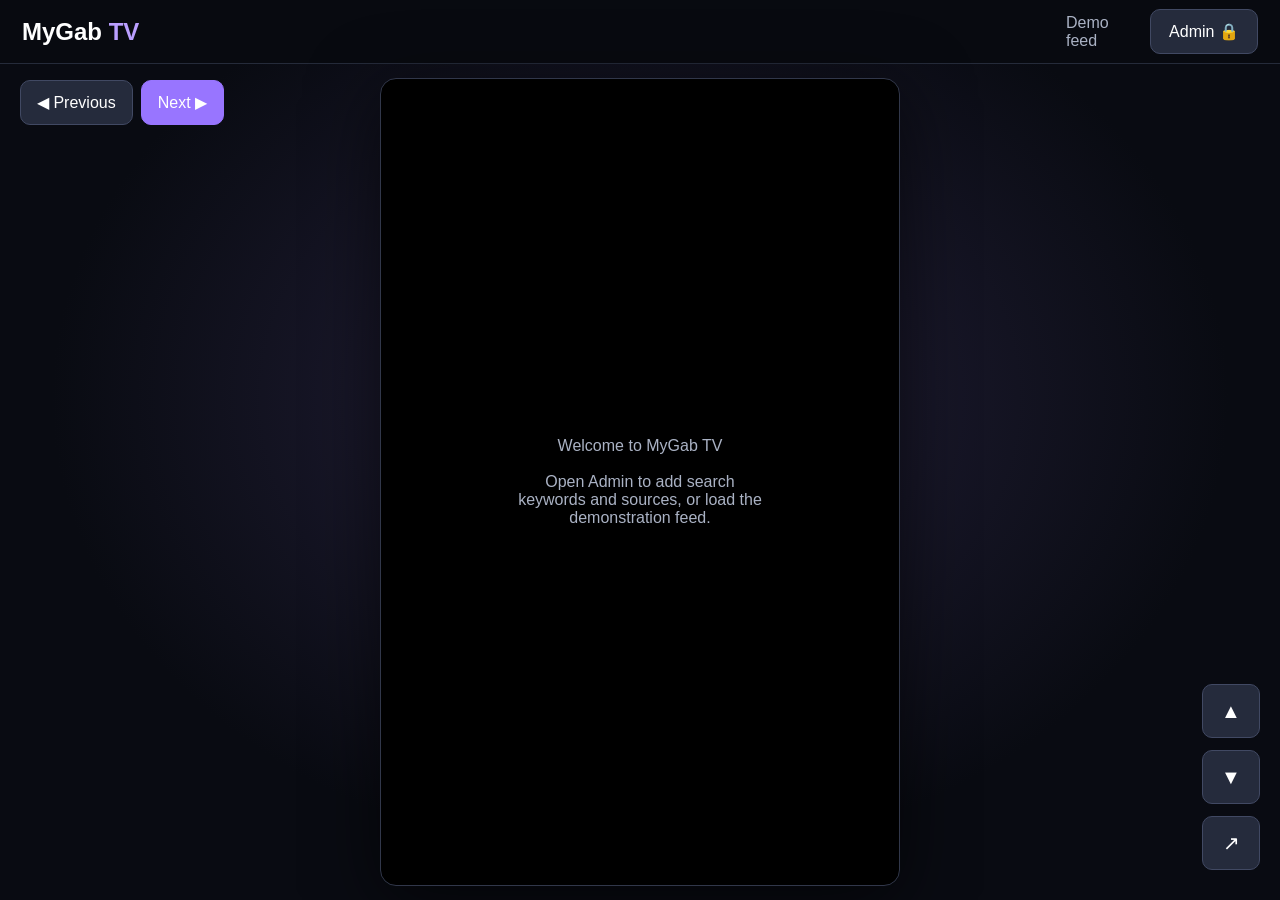
<file: mygab-tv/index.html>
<!doctype html>
<html lang="en"><head><meta charset="utf-8"><meta name="viewport" content="width=device-width,initial-scale=1,maximum-scale=1"><title>MyGab TV</title>
<style>
:root{color-scheme:dark;--bg:#080a10;--panel:#141827;--muted:#aab2c4;--accent:#9875ff}*{box-sizing:border-box}html,body{margin:0;width:100%;height:100%;overflow:hidden;background:var(--bg);color:#fff;font-family:Arial,sans-serif}button,input,textarea{font:inherit}button{background:#252b3c;border:1px solid #414963;border-radius:10px;padding:12px 16px;color:white;cursor:pointer}button:focus,input:focus,textarea:focus{outline:3px solid #bba7ff;outline-offset:2px}.primary{background:var(--accent);border-color:var(--accent)}header{height:64px;padding:0 22px;display:flex;align-items:center;justify-content:space-between;border-bottom:1px solid #252b3a}.brand{font-weight:900;font-size:24px}.brand span{color:#ba9fff}.muted{color:var(--muted)}main{height:calc(100% - 64px);position:relative}.feed{height:100%;display:flex;align-items:center;justify-content:center;background:radial-gradient(ellipse at 50% 40%,#25213c,#090b12 65%)}.player{width:min(65vw,520px);height:calc(100% - 28px);max-height:850px;position:relative;border-radius:16px;overflow:hidden;background:#000;border:1px solid #31374a;box-shadow:0 15px 70px #0009}.player iframe,.player video{width:100%;height:100%;border:0;object-fit:contain;background:#000}.overlay{position:absolute;bottom:0;left:0;right:0;padding:48px 18px 18px;background:linear-gradient(transparent,#000d);pointer-events:none}.overlay>*{margin:5px 0}.overlay a{pointer-events:auto;color:#d8cbff}.controls{position:absolute;right:20px;bottom:30px;display:flex;flex-direction:column;gap:12px}.controls button{min-width:58px;min-height:54px;font-size:20px}.feedbar{position:absolute;top:16px;left:20px;display:flex;gap:8px;align-items:center}.notice{position:absolute;top:50%;left:50%;transform:translate(-50%,-50%);max-width:80%;text-align:center;color:var(--muted)}.modal{position:absolute;inset:0;background:#05060bed;display:flex;align-items:center;justify-content:center;padding:22px;z-index:5}.card{width:min(720px,96vw);max-height:92%;overflow:auto;background:var(--panel);border:1px solid #333b51;border-radius:18px;padding:24px}.card h2{margin-top:0}.field{display:grid;gap:8px;margin:14px 0}.field input,.field textarea{width:100%;background:#090c14;border:1px solid #3c455e;border-radius:9px;color:#fff;padding:12px}.field textarea{min-height:90px}.row{display:flex;gap:10px;flex-wrap:wrap}.row>*{flex:1}.small{font-size:13px;line-height:1.5}.hidden{display:none!important}.feedlist{display:grid;gap:8px}.feeditem{padding:12px;border:1px solid #353c50;border-radius:10px;display:flex;justify-content:space-between;gap:12px}a{color:#cbbaff}
@media(max-width:700px){.player{width:88vw;height:calc(100% - 24px)}.controls{right:10px;bottom:18px}.feedbar{left:10px;top:10px}header{padding:0 12px}}
</style></head><body>
<header><div class="brand">MyGab<span> TV</span></div><div class="row" style="flex:initial;align-items:center"><span class="muted" id="count">Demo feed</span><button id="adminOpen">Admin 🔒</button></div></header>
<main><section class="feed" id="feed"><div class="feedbar"><button id="prev">◀ Previous</button><button id="next" class="primary">Next ▶</button></div><div class="player" id="player"><div class="notice" id="placeholder">Welcome to MyGab TV<br><br>Open Admin to add search keywords and sources, or load the demonstration feed.</div></div><div class="controls"><button id="up" title="Previous">▲</button><button id="down" title="Next">▼</button><button id="openSource" title="Open source">↗</button></div></section>
<div id="modal" class="modal hidden"><div class="card" id="modalCard"></div></div></main>
<script>
const $=id=>document.getElementById(id);
const KEY='mygab-tv-config-v1';
const defaults={keywords:['nature shorts','travel short videos','science facts shorts'],sources:[],items:[
{title:'Big Buck Bunny — sample video',url:'https://www.youtube.com/watch?v=aqz-KE-bpKQ',embed:'https://www.youtube-nocookie.com/embed/aqz-KE-bpKQ?autoplay=1&mute=0&rel=0'},
{title:'Sintel — sample video',url:'https://www.youtube.com/watch?v=2eMtWfG0l6w',embed:'https://www.youtube-nocookie.com/embed/2eMtWfG0l6w?autoplay=1&rel=0'},
{title:'Elephants Dream — sample video',url:'https://www.youtube.com/watch?v=TLkA0_REL0s',embed:'https://www.youtube-nocookie.com/embed/TLkA0_REL0s?autoplay=1&rel=0'}
]};
let config;try{config=JSON.parse(localStorage.getItem(KEY))||structuredClone(defaults)}catch(e){config=JSON.parse(JSON.stringify(defaults))}
let index=0,feedItems=[];const save=()=>localStorage.setItem(KEY,JSON.stringify(config));
function normalise(){feedItems=[...(config.items||[])];}\nfunction embedFor(url,provided){if(provided)return provided;try{const u=new URL(url);if(u.hostname.includes('youtu.be'))return 'https://www.youtube-nocookie.com/embed/'+u.pathname.slice(1)+'?autoplay=1&rel=0';if(u.hostname.includes('youtube.com')){const id=u.searchParams.get('v');if(id)return 'https://www.youtube-nocookie.com/embed/'+id+'?autoplay=1&rel=0';if(u.pathname.startsWith('/shorts/'))return 'https://www.youtube-nocookie.com/embed/'+u.pathname.split('/')[2]+'?autoplay=1&rel=0';}if(u.hostname.includes('vimeo.com')&&/^\\d+$/.test(u.pathname.slice(1)))return 'https://player.vimeo.com/video/'+u.pathname.slice(1)+'?autoplay=1';}catch(e){}return url;}
function render(){if(!feedItems.length){$('player').innerHTML='<div class="notice">No videos in feed yet.<br><br>Open Admin to configure keywords and add video links.</div>';$('count').textContent='0 videos';return}
index=(index+feedItems.length)%feedItems.length;const item=feedItems[index];$('player').innerHTML='<iframe allow="autoplay; encrypted-media; picture-in-picture; fullscreen" allowfullscreen referrerpolicy="strict-origin-when-cross-origin" src="'+esc(item.embed||item.url)+'" title="'+esc(item.title)+'"></iframe><div class="overlay"><strong>'+esc(item.title)+'</strong><div class="small muted">'+(item.keyword?'Found for: '+esc(item.keyword):'Video source')+'</div><a href="'+esc(item.url)+'" target="_blank" rel="noopener">Open original video ↗</a></div>';$('count').textContent=(index+1)+' / '+feedItems.length}
function esc(s){return String(s||'').replace(/[&<>"']/g,c=>({'&':'&amp;','<':'&lt;','>':'&gt;','"':'&quot;',"'":'&#39;'}[c]))}
function move(delta){if(!feedItems.length)return;index=(index+delta+feedItems.length)%feedItems.length;render()}
$('prev').onclick=$('up').onclick=()=>move(-1);$('next').onclick=$('down').onclick=()=>move(1);$('openSource').onclick=()=>{if(feedItems[index])window.open(feedItems[index].url,'_blank','noopener')};
let touchY=null;document.addEventListener('touchstart',e=>{touchY=e.changedTouches[0].screenY},{passive:true});document.addEventListener('touchend',e=>{if(touchY===null)return;const dy=e.changedTouches[0].screenY-touchY;if(Math.abs(dy)>70)move(dy<0?1:-1);touchY=null},{passive:true});document.addEventListener('wheel',e=>{if(Math.abs(e.deltaY)>25)move(e.deltaY>0?1:-1)},{passive:true});document.addEventListener('keydown',e=>{if(!$('modal').classList.contains('hidden')){if(e.key==='Escape')closeModal();return}if(['ArrowDown','PageDown',' '].includes(e.key)){e.preventDefault();move(1)}if(['ArrowUp','PageUp'].includes(e.key)){e.preventDefault();move(-1)}if(e.key==='Enter'){e.preventDefault();move(1)}if(e.key.toLowerCase()==='a')admin()} );
function showModal(html){$('modalCard').innerHTML=html;$('modal').classList.remove('hidden');const f=$('modalCard').querySelector('input,button');if(f)f.focus()}
function closeModal(){$('modal').classList.add('hidden')}
$('modal').addEventListener('click',e=>{if(e.target===$('modal'))closeModal()});
function admin(){showModal('<h2>Admin PIN</h2><p class="muted">Enter your PIN to edit discovery settings and the video feed.</p><form id="pinForm"><div class="field"><label for="pin">PIN</label><input id="pin" type="password" inputmode="numeric" maxlength="8" autocomplete="off" autofocus></div><div class="row"><button type="button" id="cancel">Cancel</button><button class="primary" type="submit">Unlock</button></div><p class="small muted">PIN protection in this standalone prototype is local to this browser. For a public hosted deployment, move admin authentication and settings to a server.</p></form>');$('cancel').onclick=closeModal;$('pinForm').onsubmit=e=>{e.preventDefault();if($('pin').value==='1802')adminPanel();else{$('pin').value='';alert('Incorrect PIN')}}}
$('adminOpen').onclick=admin;
function adminPanel(){showModal('<h2>MyGab TV · Admin</h2><p class="muted small">Configure what to search for and manage links in the feed. Settings save in this browser.</p><div class="field"><label for="keywords">Search keywords (one per line)</label><textarea id="keywords">'+esc((config.keywords||[]).join('\n'))+'</textarea></div><div class="field"><label for="sources">Preferred source domains / notes (one per line)</label><textarea id="sources" placeholder="youtube.com&#10;vimeo.com">'+esc((config.sources||[]).join('\n'))+'</textarea></div><h3>Discover videos by keyword</h3><p class="small muted">Open a provider search for each saved keyword, choose a video, then paste its URL below. Search results are provided by the video platform.</p><div id="keywordSearches" class="feedlist"></div><h3>Scrape videos from URLs</h3><p class="small muted">Enter one public webpage URL per line. MyGab will try to read the page through a text-reader service and extract supported video links. Some sites block readers or hide videos behind scripts/login; those cannot be scraped by this static app.</p><div class="field"><label for="scrapeUrls">Page URLs to scan</label><textarea id="scrapeUrls" placeholder="https://example.com/videos&#10;https://www.youtube.com/@channel/videos"></textarea></div><div class="row"><button id="scrapeNow" class="primary">Scan URLs for videos</button><button id="saveScrapeUrls">Save source URLs</button></div><p id="scrapeStatus" class="small muted" aria-live="polite"></p><h3>Add a video manually</h3><div class="field"><label for="title">Title</label><input id="title" placeholder="Video title"></div><div class="field"><label for="url">Original video URL</label><input id="url" placeholder="https://www.youtube.com/watch?v=..."></div><div class="field"><label for="embed">Embed URL (optional; YouTube/Vimeo embed link)</label><input id="embed" placeholder="https://www.youtube-nocookie.com/embed/VIDEO_ID"></div><div class="row"><button id="addVideo" class="primary">Add video</button><button id="saveConfig">Save settings</button><button id="resetDemo">Reset demo feed</button></div><h3>Feed videos</h3><div class="feedlist" id="feedlist"></div><p class="small muted">Keyword discovery UI is ready, but automated internet-wide search is not active until a server-side search provider/API is configured. This avoids broken or unauthorised scraping and lets Fire Stick playback use each source’s supported player.</p><div class="row"><button id="closeAdmin">Done</button></div>');
const drawSearches=()=>{$('keywordSearches').innerHTML=(config.keywords||[]).map(k=>'<div class="feeditem"><div><strong>'+esc(k)+'</strong></div><a href="https://www.youtube.com/results?search_query='+encodeURIComponent(k)+'" target="_blank" rel="noopener">Search YouTube ↗</a></div>').join('')||'<p class="muted">Add keywords above and save settings to see searches.</p>'};drawSearches();$('scrapeUrls').value=(config.scrapeUrls||[]).join('\n');const drawList=()=>{$('feedlist').innerHTML=(config.items||[]).map((it,i)=>'<div class="feeditem"><div><strong>'+esc(it.title)+'</strong><div class="small muted">'+esc(it.url)+'</div></div><button data-remove="'+i+'">Remove</button></div>').join('')||'<p class="muted">No added videos.</p>';document.querySelectorAll('[data-remove]').forEach(b=>b.onclick=()=>{config.items.splice(+b.dataset.remove,1);save();drawList();normalise();render()})};
$('saveConfig').onclick=()=>{config.keywords=$('keywords').value.split('\n').map(s=>s.trim()).filter(Boolean);config.sources=$('sources').value.split('\n').map(s=>s.trim()).filter(Boolean);save();drawSearches();alert('Settings saved');};
function safeHttpUrl(value){try{const u=new URL(value);return ['http:','https:'].includes(u.protocol)?u.href:null}catch(e){return null}}
function extractVideoLinks(text,baseUrl){
 const found=new Map();
 const add=(raw,title='Video from scanned page')=>{let url;try{url=new URL(raw,baseUrl).href}catch(e){return}if(!safeHttpUrl(url))return;
 let embed=null,id=null;const u=new URL(url);
 if(u.hostname==='youtu.be'||u.hostname.endsWith('.youtu.be')){id=u.pathname.split('/').filter(Boolean)[0]}
 else if(u.hostname.includes('youtube.com')){id=u.searchParams.get('v');if(!id&&u.pathname.includes('/shorts/'))id=u.pathname.split('/')[2];if(!id&&u.pathname.includes('/embed/'))id=u.pathname.split('/')[2]}
 if(id){url='https://www.youtube.com/watch?v='+encodeURIComponent(id);embed='https://www.youtube-nocookie.com/embed/'+encodeURIComponent(id)+'?autoplay=1&rel=0'}
 else if(u.hostname.includes('vimeo.com')){const m=u.pathname.match(/(?:video\/)?(\d+)/);if(m){url='https://vimeo.com/'+m[1];embed='https://player.vimeo.com/video/'+m[1]+'?autoplay=1'}}
 else if(/\.(mp4|webm|ogg)(?:$|\?)/i.test(u.href)){embed=u.href}
 if(embed&&!found.has(url))found.set(url,{title:title||'Video from scanned page',url,embed})
 };
 const md=/\[([^\]]{1,180})\]\((https?:\/\/[^\s)]+)\)/gi;let m;while((m=md.exec(text))!==null)add(m[2],m[1]);
 const urls=text.match(/https?:\/\/[^\s"'<>\\])}]+/gi)||[];for(const u of urls)add(u);
 return [...found.values()];
}
$('saveScrapeUrls').onclick=()=>{const urls=$('scrapeUrls').value.split('\n').map(s=>s.trim()).filter(Boolean);if(urls.some(s=>!safeHttpUrl(s))){$('scrapeStatus').textContent='Only valid http:// and https:// URLs can be saved.';return}config.scrapeUrls=urls;save();$('scrapeStatus').textContent='Saved '+urls.length+' source URL(s).';};
$('scrapeNow').onclick=async()=>{const raw=$('scrapeUrls').value.split('\n').map(s=>s.trim()).filter(Boolean);const urls=raw.map(s=>safeHttpUrl(s));if(!raw.length){$('scrapeStatus').textContent='Enter at least one public URL first.';return}if(urls.some(u=>!u)){$('scrapeStatus').textContent='One or more URLs are invalid. Only http:// and https:// URLs are accepted.';return}
 $('scrapeNow').disabled=true;$('scrapeStatus').textContent='Scanning '+urls.length+' URL(s)…';let all=[],errors=[];
 for(const url of urls){try{const response=await fetch('https://r.jina.ai/'+url,{headers:{'Accept':'text/plain'}});if(!response.ok)throw new Error('reader returned '+response.status);const body=await response.text();all.push(...extractVideoLinks(body,url))}catch(err){errors.push(new URL(url).hostname+': '+String(err.message||err))}}
 const existing=new Set((config.items||[]).map(x=>x.url));const fresh=all.filter(x=>!existing.has(x.url));config.items=[...(config.items||[]),...fresh];config.scrapeUrls=urls;save();normalise();drawList();render();$('scrapeNow').disabled=false;$('scrapeStatus').textContent='Found '+all.length+' supported video link(s); added '+fresh.length+' new video(s).'+(errors.length?' Some pages could not be read: '+errors.join('; '):'');
};
$('addVideo').onclick=()=>{const url=$('url').value.trim(),title=$('title').value.trim()||url,embed=embedFor(url,$('embed').value.trim());if(!/^https?:\/\//i.test(url)||!/^https?:\/\//i.test(embed)){alert('Enter valid http(s) video and embed URLs.');return}config.items=config.items||[];config.items.push({title,url,embed});save();normalise();drawList();render();$('title').value=$('url').value=$('embed').value='';};
$('resetDemo').onclick=()=>{config.items=JSON.parse(JSON.stringify(defaults.items));save();normalise();drawList();render()};
$('closeAdmin').onclick=()=>{closeModal();normalise();render()};drawList()}
normalise();render();
</script></body></html>
</file>
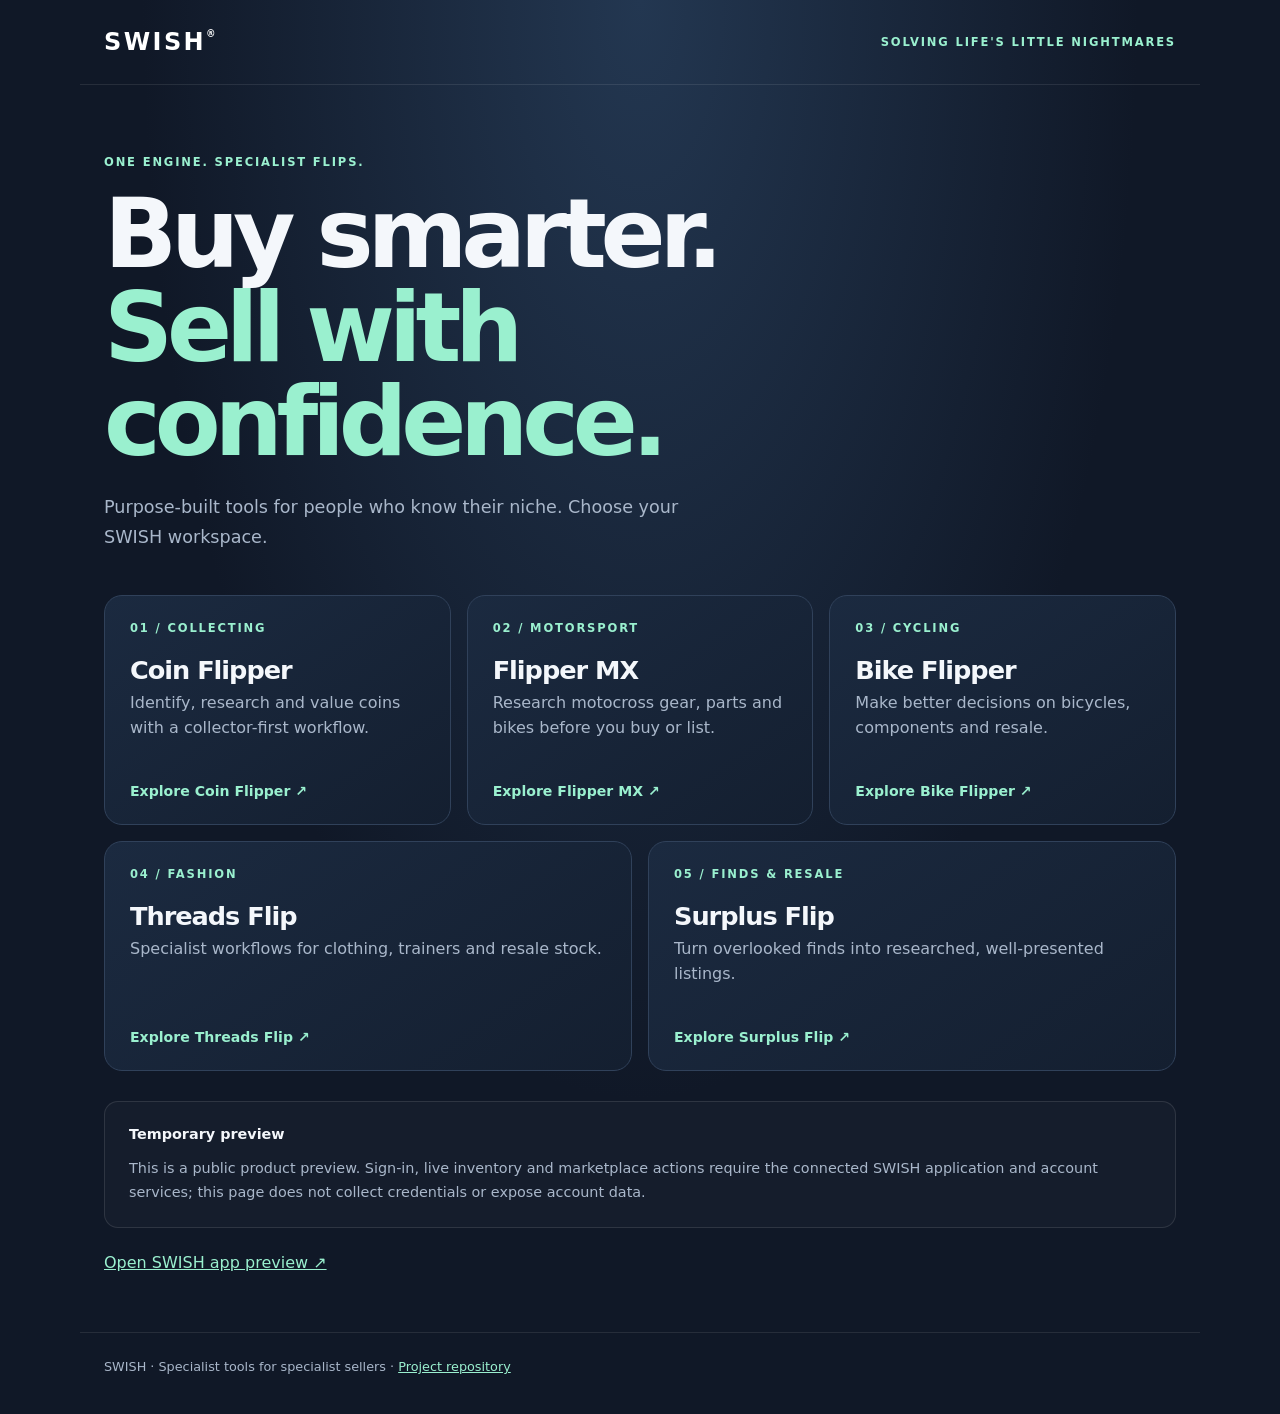
<file: swish-landing/index.html>
<!doctype html><html lang="en"><head><meta charset="utf-8"><meta name="viewport" content="width=device-width,initial-scale=1"><meta name="theme-color" content="#101827"><title>SWISH — specialist flipping tools</title><meta name="description" content="SWISH specialist tools for coins, motocross, bicycles, clothing and surplus."><link rel="stylesheet" href="./site.css"></head><body><header class="top"><a class="brand" href="./">SWISH<span>®</span></a><span class="tag">SOLVING LIFE'S LITTLE NIGHTMARES</span></header><main class="hero"><p class="eyebrow">ONE ENGINE. SPECIALIST FLIPS.</p><h1>Buy smarter.<br><em>Sell with confidence.</em></h1><p class="intro">Purpose-built tools for people who know their niche. Choose your SWISH workspace.</p><div class="tiles"><a class="tile coins" href="./coins/"><span>01 / COLLECTING</span><h2>Coin Flipper</h2><p>Identify, research and value coins with a collector-first workflow.</p><b>Explore Coin Flipper ↗</b></a><a class="tile mx" href="./motocross/"><span>02 / MOTORSPORT</span><h2>Flipper MX</h2><p>Research motocross gear, parts and bikes before you buy or list.</p><b>Explore Flipper MX ↗</b></a><a class="tile bikes" href="./bicycles/"><span>03 / CYCLING</span><h2>Bike Flipper</h2><p>Make better decisions on bicycles, components and resale.</p><b>Explore Bike Flipper ↗</b></a><a class="tile clothes" href="./clothing/"><span>04 / FASHION</span><h2>Threads Flip</h2><p>Specialist workflows for clothing, trainers and resale stock.</p><b>Explore Threads Flip ↗</b></a><a class="tile surplus" href="./surplus/"><span>05 / FINDS & RESALE</span><h2>Surplus Flip</h2><p>Turn overlooked finds into researched, well-presented listings.</p><b>Explore Surplus Flip ↗</b></a></div><section class="note"><strong>Temporary preview</strong><p>This is a public product preview. Sign-in, live inventory and marketplace actions require the connected SWISH application and account services; this page does not collect credentials or expose account data.</p></section><p style="margin-top:25px"><a href="../" style="color:var(--mint)">Open SWISH app preview ↗</a></p></main><footer>SWISH · Specialist tools for specialist sellers · <a href="https://github.com/troonvinyl-ux/SWISH">Project repository</a></footer></body></html>
</file>
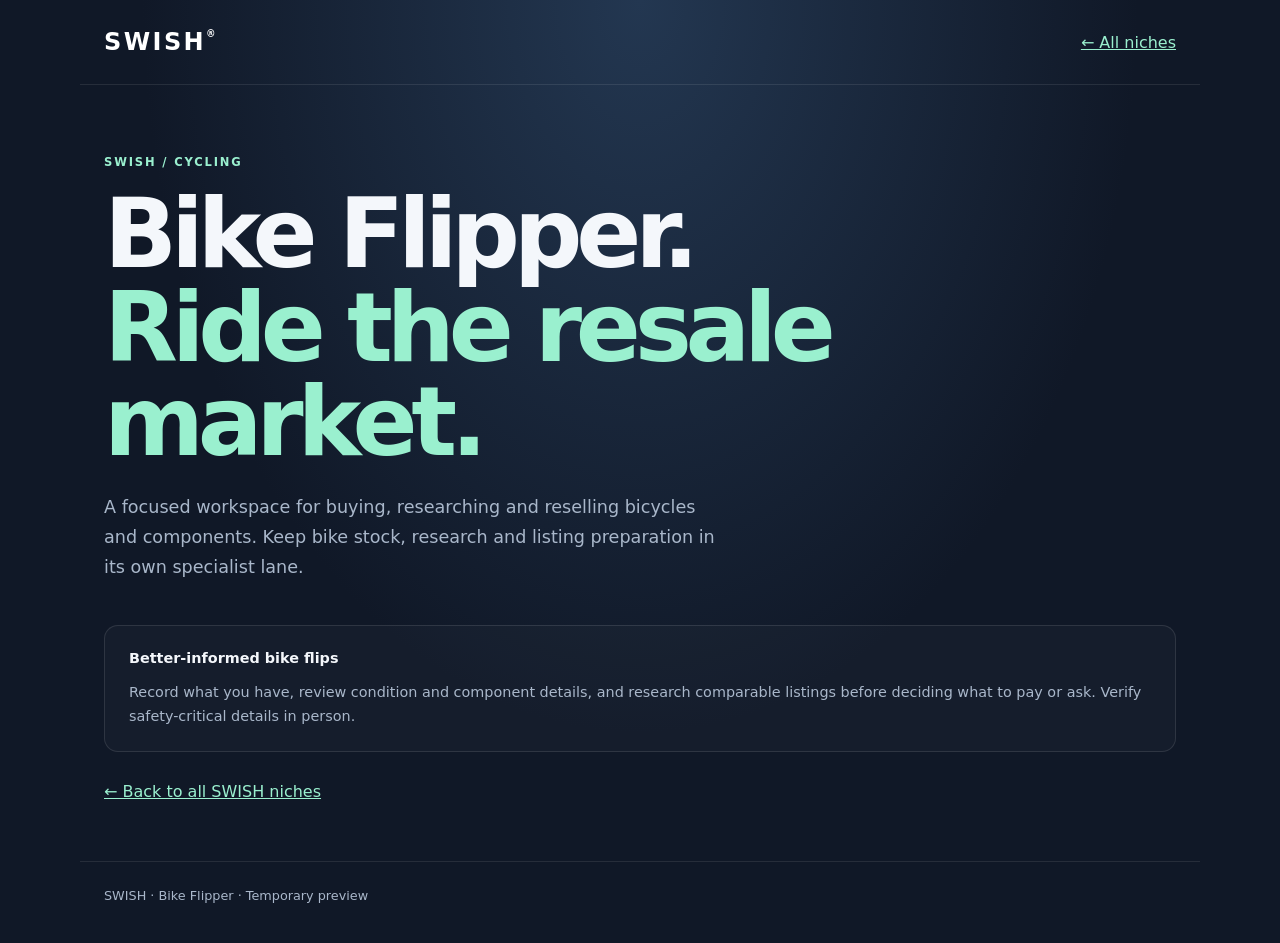
<file: swish-landing/bicycles/index.html>
<!doctype html><html lang="en"><head><meta charset="utf-8"><meta name="viewport" content="width=device-width,initial-scale=1"><title>Bike Flipper — SWISH</title><link rel="stylesheet" href="../site.css"></head><body><header class="top"><a class="brand" href="../">SWISH<span>®</span></a><a href="../" style="color:var(--mint)">← All niches</a></header><main class="hero"><p class="eyebrow">SWISH / CYCLING</p><h1>Bike Flipper.<br><em>Ride the resale market.</em></h1><p class="intro">A focused workspace for buying, researching and reselling bicycles and components. Keep bike stock, research and listing preparation in its own specialist lane.</p><section class="note"><strong>Better-informed bike flips</strong><p>Record what you have, review condition and component details, and research comparable listings before deciding what to pay or ask. Verify safety-critical details in person.</p></section><p style="margin-top:30px"><a href="../" style="color:var(--mint)">← Back to all SWISH niches</a></p></main><footer>SWISH · Bike Flipper · Temporary preview</footer></body></html>
</file>
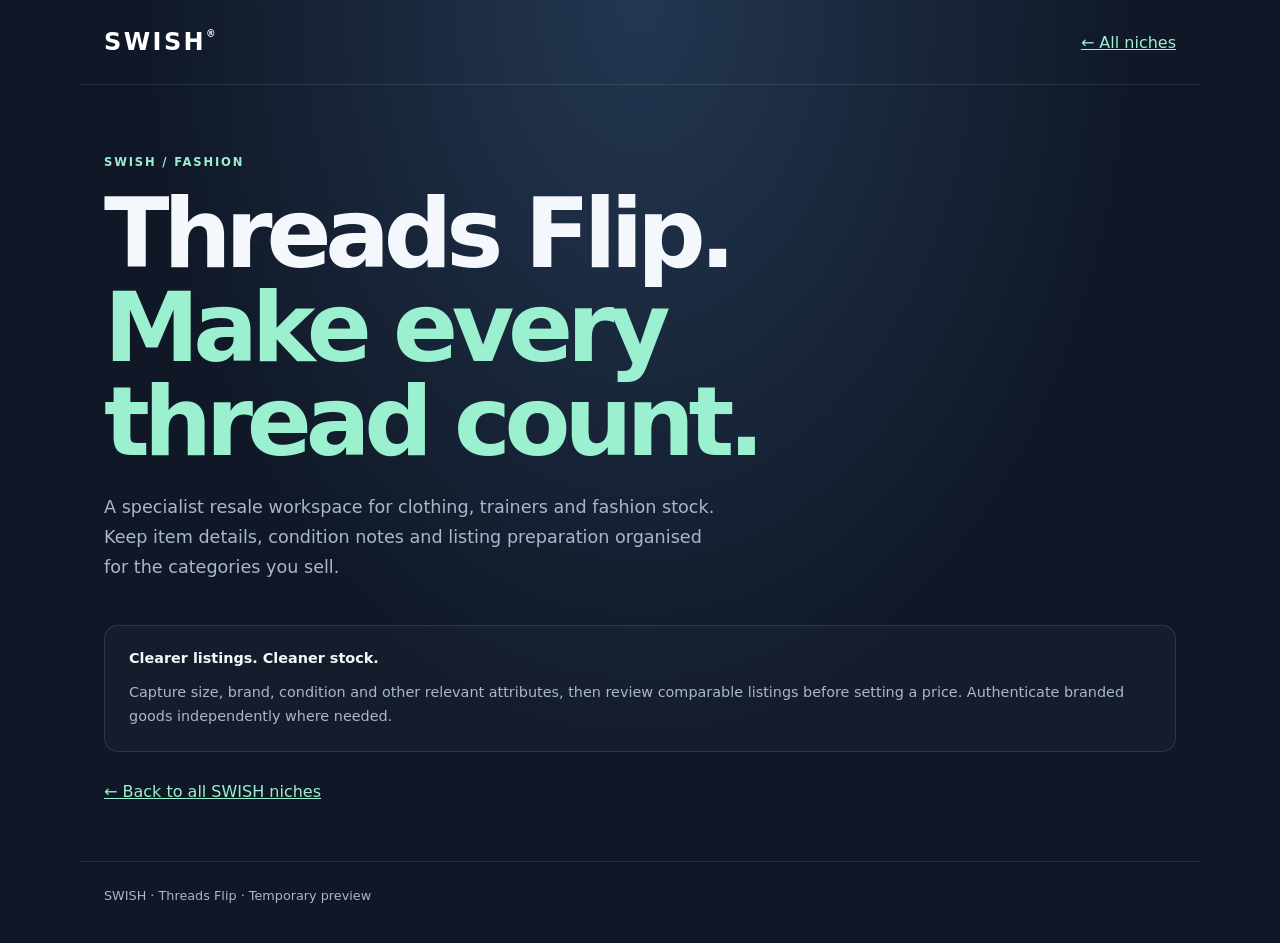
<file: swish-landing/clothing/index.html>
<!doctype html><html lang="en"><head><meta charset="utf-8"><meta name="viewport" content="width=device-width,initial-scale=1"><title>Threads Flip — SWISH</title><link rel="stylesheet" href="../site.css"></head><body><header class="top"><a class="brand" href="../">SWISH<span>®</span></a><a href="../" style="color:var(--mint)">← All niches</a></header><main class="hero"><p class="eyebrow">SWISH / FASHION</p><h1>Threads Flip.<br><em>Make every thread count.</em></h1><p class="intro">A specialist resale workspace for clothing, trainers and fashion stock. Keep item details, condition notes and listing preparation organised for the categories you sell.</p><section class="note"><strong>Clearer listings. Cleaner stock.</strong><p>Capture size, brand, condition and other relevant attributes, then review comparable listings before setting a price. Authenticate branded goods independently where needed.</p></section><p style="margin-top:30px"><a href="../" style="color:var(--mint)">← Back to all SWISH niches</a></p></main><footer>SWISH · Threads Flip · Temporary preview</footer></body></html>
</file>
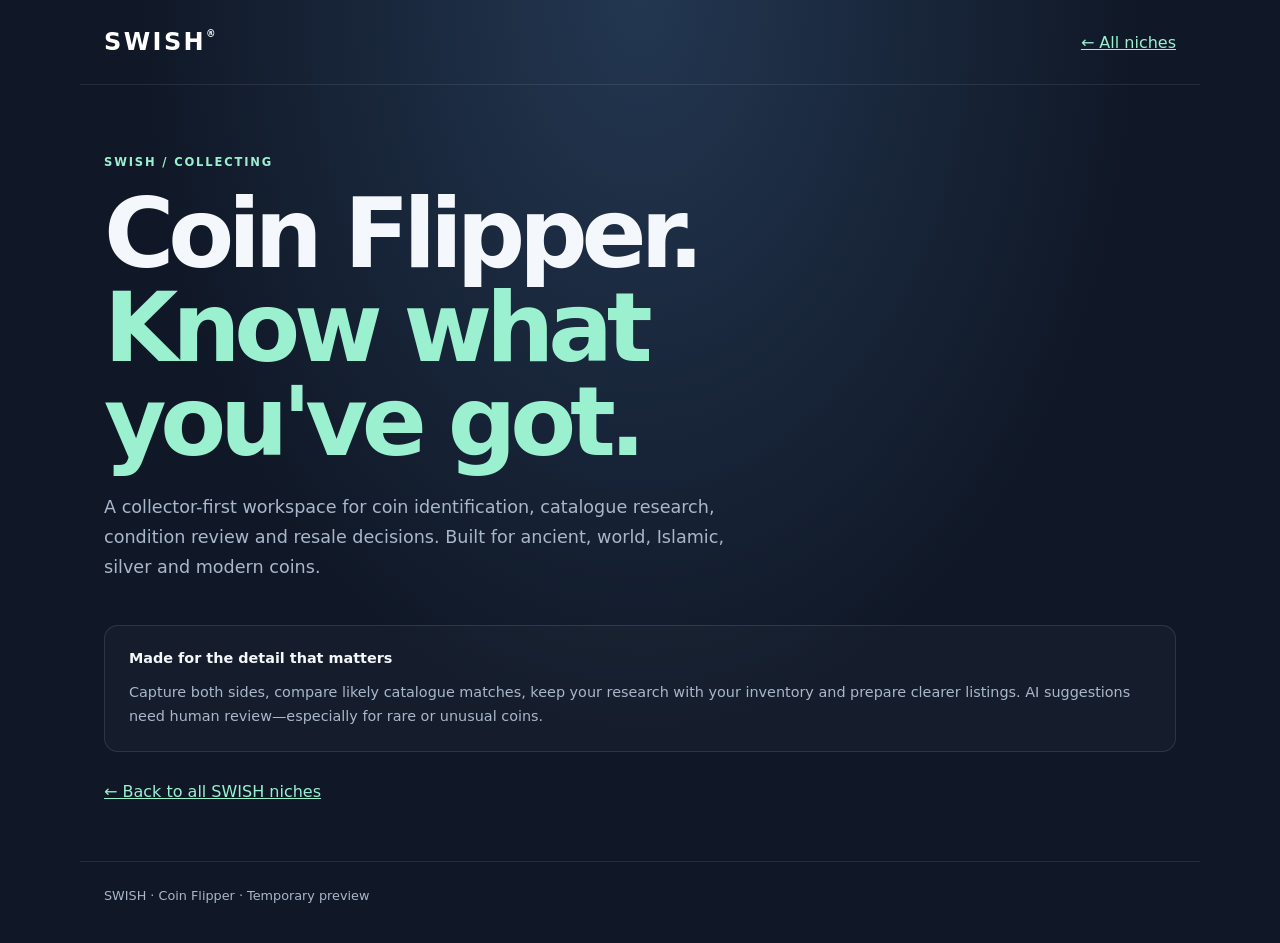
<file: swish-landing/coins/index.html>
<!doctype html><html lang="en"><head><meta charset="utf-8"><meta name="viewport" content="width=device-width,initial-scale=1"><title>Coin Flipper — SWISH</title><link rel="stylesheet" href="../site.css"></head><body><header class="top"><a class="brand" href="../">SWISH<span>®</span></a><a href="../" style="color:var(--mint)">← All niches</a></header><main class="hero"><p class="eyebrow">SWISH / COLLECTING</p><h1>Coin Flipper.<br><em>Know what you've got.</em></h1><p class="intro">A collector-first workspace for coin identification, catalogue research, condition review and resale decisions. Built for ancient, world, Islamic, silver and modern coins.</p><section class="note"><strong>Made for the detail that matters</strong><p>Capture both sides, compare likely catalogue matches, keep your research with your inventory and prepare clearer listings. AI suggestions need human review—especially for rare or unusual coins.</p></section><p style="margin-top:30px"><a href="../" style="color:var(--mint)">← Back to all SWISH niches</a></p></main><footer>SWISH · Coin Flipper · Temporary preview</footer></body></html>
</file>
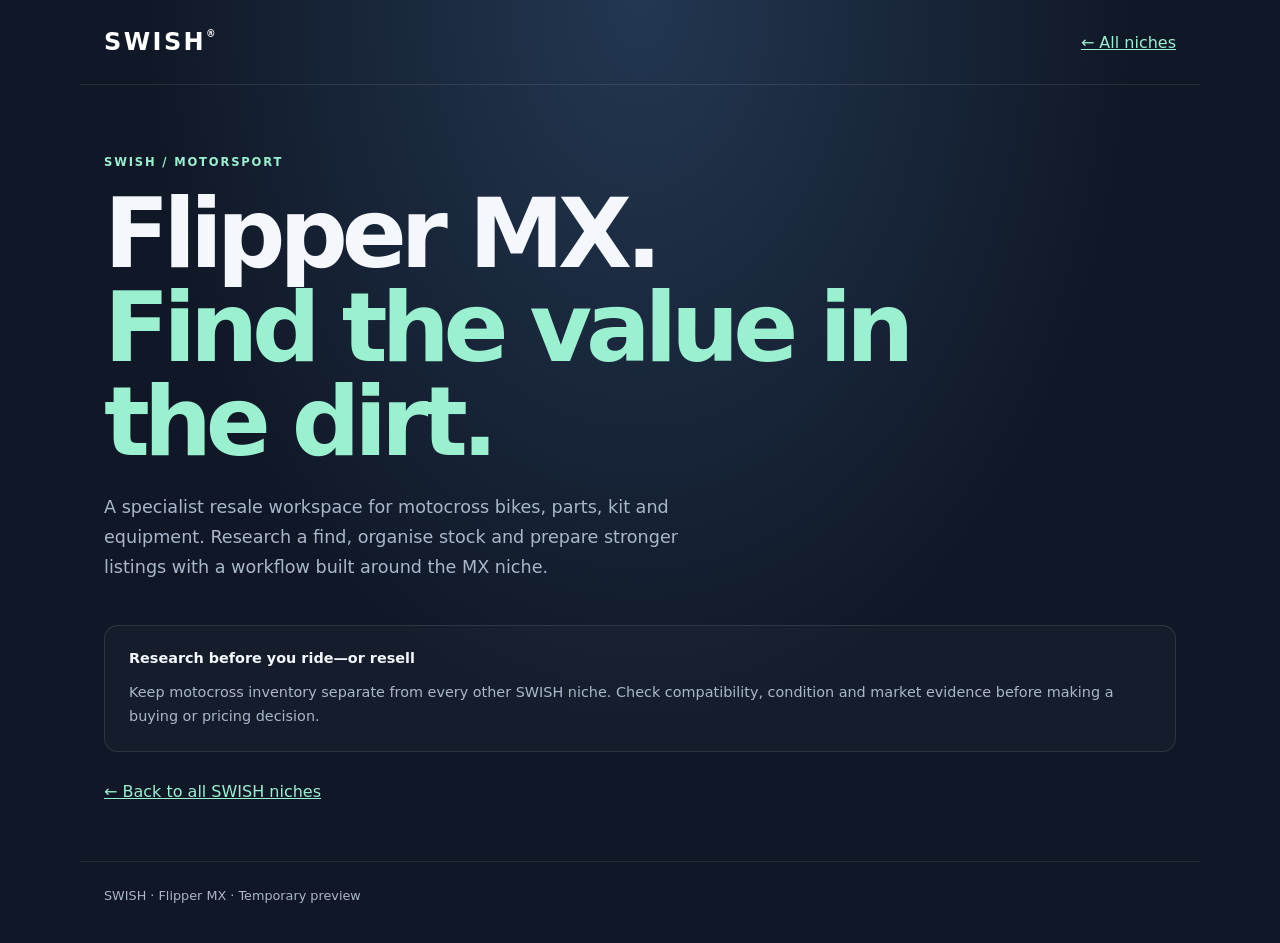
<file: swish-landing/motocross/index.html>
<!doctype html><html lang="en"><head><meta charset="utf-8"><meta name="viewport" content="width=device-width,initial-scale=1"><title>Flipper MX — SWISH</title><link rel="stylesheet" href="../site.css"></head><body><header class="top"><a class="brand" href="../">SWISH<span>®</span></a><a href="../" style="color:var(--mint)">← All niches</a></header><main class="hero"><p class="eyebrow">SWISH / MOTORSPORT</p><h1>Flipper MX.<br><em>Find the value in the dirt.</em></h1><p class="intro">A specialist resale workspace for motocross bikes, parts, kit and equipment. Research a find, organise stock and prepare stronger listings with a workflow built around the MX niche.</p><section class="note"><strong>Research before you ride—or resell</strong><p>Keep motocross inventory separate from every other SWISH niche. Check compatibility, condition and market evidence before making a buying or pricing decision.</p></section><p style="margin-top:30px"><a href="../" style="color:var(--mint)">← Back to all SWISH niches</a></p></main><footer>SWISH · Flipper MX · Temporary preview</footer></body></html>
</file>
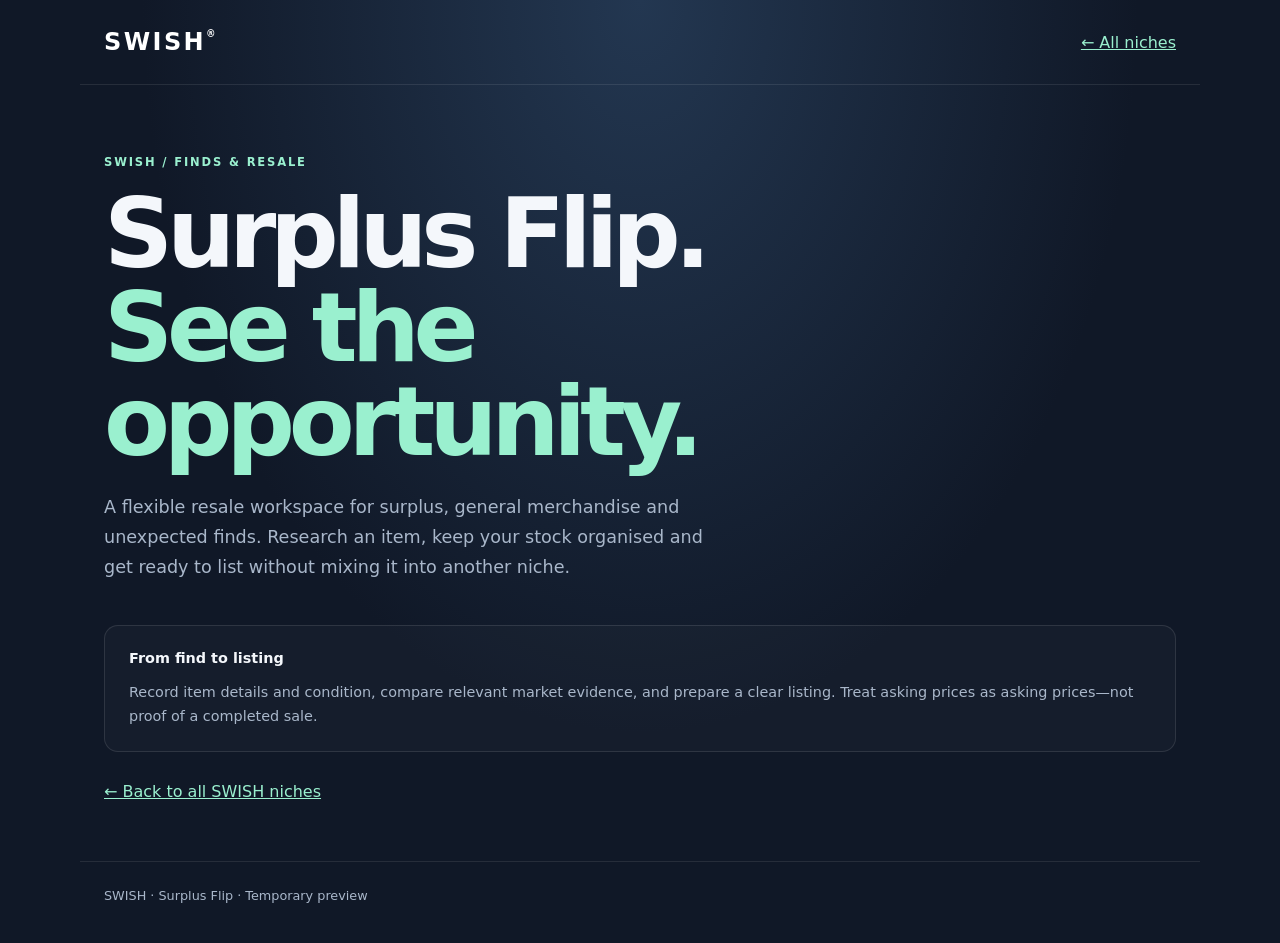
<file: swish-landing/surplus/index.html>
<!doctype html><html lang="en"><head><meta charset="utf-8"><meta name="viewport" content="width=device-width,initial-scale=1"><title>Surplus Flip — SWISH</title><link rel="stylesheet" href="../site.css"></head><body><header class="top"><a class="brand" href="../">SWISH<span>®</span></a><a href="../" style="color:var(--mint)">← All niches</a></header><main class="hero"><p class="eyebrow">SWISH / FINDS & RESALE</p><h1>Surplus Flip.<br><em>See the opportunity.</em></h1><p class="intro">A flexible resale workspace for surplus, general merchandise and unexpected finds. Research an item, keep your stock organised and get ready to list without mixing it into another niche.</p><section class="note"><strong>From find to listing</strong><p>Record item details and condition, compare relevant market evidence, and prepare a clear listing. Treat asking prices as asking prices—not proof of a completed sale.</p></section><p style="margin-top:30px"><a href="../" style="color:var(--mint)">← Back to all SWISH niches</a></p></main><footer>SWISH · Surplus Flip · Temporary preview</footer></body></html>
</file>
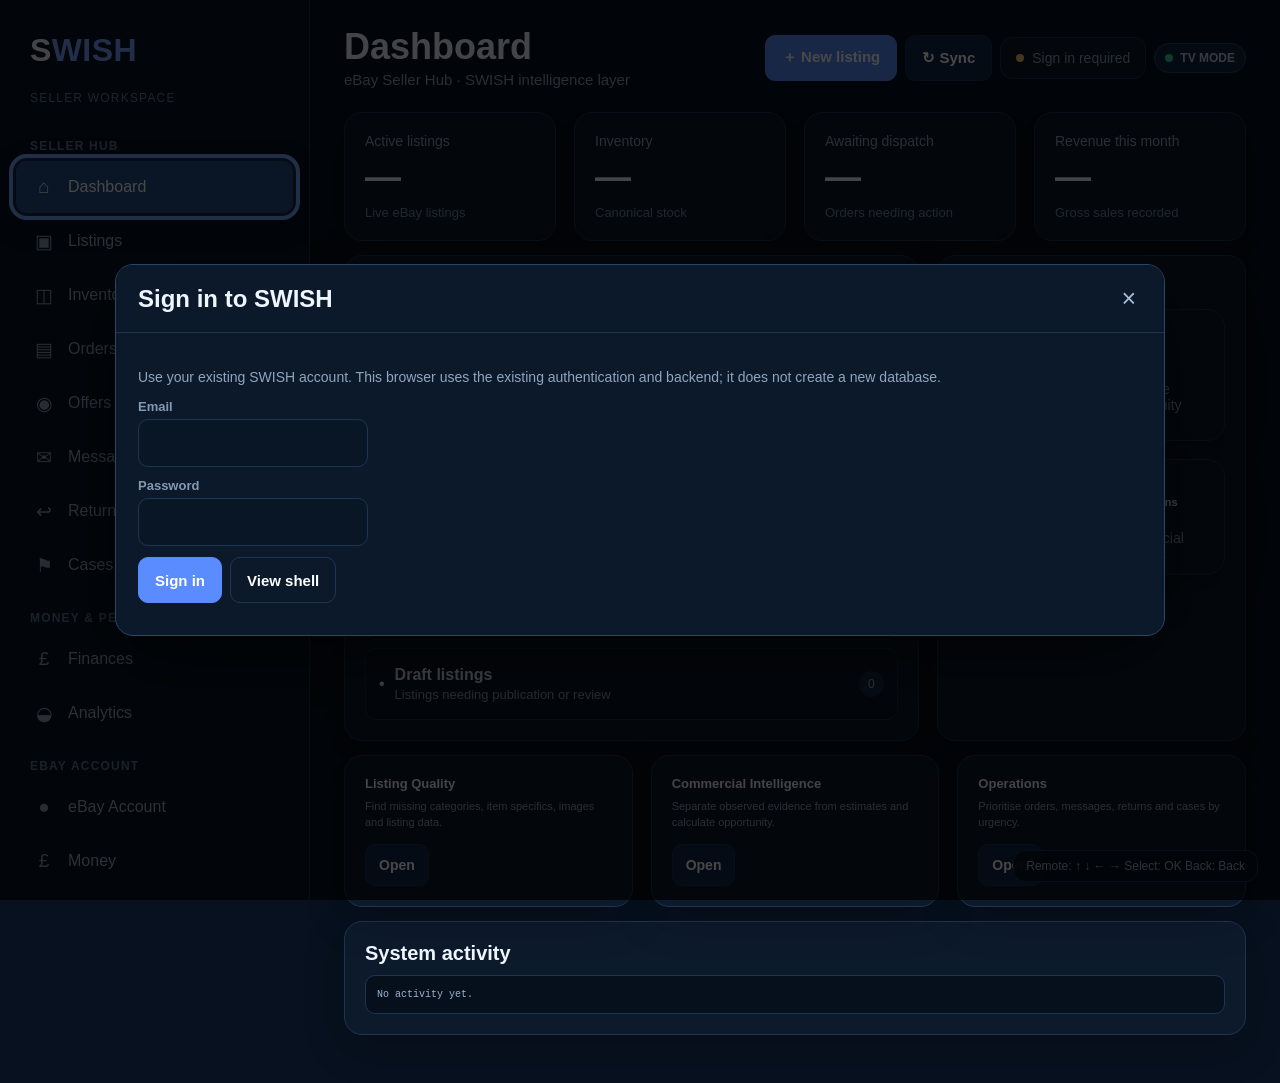
<file: Firestick.html>
<!doctype html>
<html lang="en">
<head>
<meta charset="utf-8">
<meta name="viewport" content="width=device-width,initial-scale=1,viewport-fit=cover">
<meta name="theme-color" content="#07111f">
<title>SWISH — Full Web Seller Intelligence</title>
<!-- SWISH TV build: synchronized against uploaded code (17). Single-file Fire TV web target. -->
<style>
:root{
 --bg:#07111f;--panel:#0d1a2c;--panel2:#10223a;--panel3:#132945;--line:#1d3552;
 --text:#eef5ff;--muted:#91a5bd;--accent:#5b8cff;--accent2:#7ca5ff;
 --good:#39d39a;--warn:#ffbf69;--bad:#ff6b7a;--purple:#a47cff;
 --radius:16px;--shadow:0 12px 40px rgba(0,0,0,.22)
}
*{box-sizing:border-box}
html,body{margin:0;min-height:100%;background:var(--bg);color:var(--text);font-family:-apple-system,BlinkMacSystemFont,"Segoe UI",Roboto,Arial,sans-serif}
body{overflow-x:hidden}
button,input,textarea,select{font:inherit}
button{cursor:pointer}
button:disabled{opacity:.45;cursor:not-allowed}
.app{min-height:100vh;display:flex}
.sidebar{position:fixed;z-index:20;left:0;top:0;bottom:0;width:258px;background:#081525;border-right:1px solid var(--line);padding:16px 12px;overflow:auto}
.brand{font-size:25px;font-weight:900;letter-spacing:.4px;padding:7px 10px 18px}
.brand span{color:var(--accent2)}
.workspace{font-size:10px;color:#66809f;text-transform:uppercase;letter-spacing:1.2px;padding:0 10px 12px}
.navgroup{margin-top:16px}
.navgroup-title{font-size:10px;color:#5f7691;text-transform:uppercase;letter-spacing:1.2px;margin:0 10px 6px;font-weight:800}
.nav{width:100%;border:0;background:transparent;color:#9db0c8;text-align:left;padding:10px 11px;border-radius:11px;margin:2px 0;font-size:13px;display:flex;align-items:center;gap:10px}
.nav:hover,.nav.active{background:#142845;color:#fff}
.nav .ico{width:18px;text-align:center;opacity:.9}
.nav .badge{margin-left:auto;background:#233b5c;color:#bcd0ea;border-radius:999px;padding:2px 6px;font-size:9px}
.main{margin-left:258px;width:calc(100% - 258px);padding:20px;max-width:1700px}
.topbar{display:flex;align-items:center;justify-content:space-between;gap:15px;margin-bottom:18px}
.heading h1{font-size:28px;line-height:1.05;margin:0 0 5px}
.heading p{margin:0;color:var(--muted);font-size:12px}
.top-actions{display:flex;gap:8px;align-items:center;flex-wrap:wrap}
.connection{display:flex;align-items:center;gap:8px;border:1px solid var(--line);background:var(--panel);padding:9px 12px;border-radius:12px;color:var(--muted);font-size:11px}
.dot{width:8px;height:8px;border-radius:50%;background:var(--warn)}
.dot.good{background:var(--good)}
.btn{border:1px solid var(--line);background:#132a49;color:#fff;padding:9px 12px;border-radius:10px;font-weight:750;font-size:12px}
.btn:hover{background:#1a3961}
.btn.primary{background:var(--accent);border-color:var(--accent)}
.btn.good{background:#123e32;border-color:#246b55}
.btn.danger{background:#421b24;border-color:#71313d}
.btn.ghost{background:transparent}
.btn.small{padding:6px 9px;font-size:11px}
.grid4{display:grid;grid-template-columns:repeat(4,minmax(0,1fr));gap:12px}
.grid3{display:grid;grid-template-columns:repeat(3,minmax(0,1fr));gap:12px}
.grid2{display:grid;grid-template-columns:1.3fr .7fr;gap:12px}
.card{background:var(--panel);border:1px solid var(--line);border-radius:var(--radius);padding:16px;box-shadow:var(--shadow)}
.metric .label{color:var(--muted);font-size:11px}
.metric .value{font-size:28px;font-weight:900;margin:7px 0}
.metric .sub{font-size:10px;color:#7088a5}
.section{margin-top:14px}
.section-title{display:flex;justify-content:space-between;align-items:center;gap:10px;margin:0 0 10px}
.section-title h2{font-size:15px;margin:0}
.muted{color:var(--muted)}
.smalltext{font-size:11px}
.actions{display:flex;gap:8px;flex-wrap:wrap}
.searchbar{display:flex;gap:8px}
.searchbar input{flex:1}
input,textarea,select{background:#091626;color:#fff;border:1px solid var(--line);border-radius:10px;padding:10px 11px;outline:none}
input:focus,textarea:focus,select:focus{border-color:var(--accent)}
textarea{min-height:110px;resize:vertical}
label{display:block;color:#8499b1;font-size:10px;font-weight:750;margin-bottom:5px}
.field{margin-bottom:11px}
.fields2{display:grid;grid-template-columns:1fr 1fr;gap:11px}
.full{grid-column:1/-1}
.tablewrap{overflow:auto}
table{width:100%;border-collapse:collapse;font-size:11px}
th,td{padding:10px 8px;border-bottom:1px solid #192d45;text-align:left;vertical-align:middle}
th{color:#7087a2;font-size:9px;text-transform:uppercase;letter-spacing:.8px}
tr.clickable:hover{background:#10233a;cursor:pointer}
.pill{display:inline-flex;align-items:center;padding:4px 7px;border-radius:999px;background:#162d4b;color:#aac0dc;font-size:9px}
.pill.good{background:#123c31;color:#6de1b8}
.pill.warn{background:#44341d;color:#ffd18a}
.pill.bad{background:#431c25;color:#ff9aa5}
.pill.purple{background:#2d2148;color:#c4a8ff}
.list{display:flex;flex-direction:column;gap:8px}
.rowitem{display:flex;align-items:center;gap:10px;padding:10px;border:1px solid #19304b;border-radius:11px;background:#0a1728}
.thumb{width:52px;height:52px;border-radius:9px;object-fit:cover;background:#091626;border:1px solid var(--line)}
.thumb.empty{display:flex;align-items:center;justify-content:center;color:#5f7691;font-size:18px}
.rowmain{flex:1;min-width:0}
.rowtitle{font-size:12px;font-weight:750;white-space:nowrap;overflow:hidden;text-overflow:ellipsis}
.rowsub{font-size:10px;color:var(--muted);margin-top:3px}
.empty{padding:28px;text-align:center;color:var(--muted);border:1px dashed #27415f;border-radius:12px}
.agent{min-height:145px}
.agent h3{font-size:13px;margin:0 0 7px}
.agent p{font-size:11px;line-height:1.5;color:var(--muted);margin:0 0 13px}
.toolbar{display:flex;gap:8px;align-items:center;flex-wrap:wrap;margin-bottom:12px}
.toolbar .grow{flex:1}
.statline{display:flex;gap:10px;flex-wrap:wrap}
.statchip{background:#0a1728;border:1px solid var(--line);border-radius:10px;padding:7px 9px;font-size:10px;color:#9eb3ca}
.log{font:10px/1.5 ui-monospace,SFMono-Regular,Menlo,monospace;background:#06101c;border:1px solid var(--line);border-radius:10px;padding:11px;white-space:pre-wrap;max-height:280px;overflow:auto;color:#9db3cc}
.modal{position:fixed;inset:0;background:rgba(0,0,0,.72);z-index:50;display:flex;align-items:center;justify-content:center;padding:18px}
.modal.hidden{display:none}
.modalbox{background:#0b192b;border:1px solid #2a4565;border-radius:18px;width:min(1050px,100%);max-height:94vh;overflow:auto;box-shadow:0 25px 80px #0008}
.modalhead{position:sticky;top:0;z-index:2;background:#0b192b;border-bottom:1px solid var(--line);padding:15px 17px;display:flex;justify-content:space-between;align-items:center}
.modalhead h2{font-size:17px;margin:0}
.close{border:0;background:none;color:#a9bed6;font-size:25px}
.modalbody{padding:17px}
.editor-grid{display:grid;grid-template-columns:1.35fr .65fr;gap:15px}
.editor-section{background:#0d1b2e;border:1px solid var(--line);border-radius:13px;padding:13px;margin-bottom:12px}
.editor-section h3{font-size:12px;margin:0 0 10px}
.category-browser{display:grid;grid-template-columns:1fr 1fr;gap:12px}
.category-list{max-height:390px;overflow:auto;border:1px solid var(--line);border-radius:10px}
.catrow{padding:10px;border-bottom:1px solid #19304a;display:flex;align-items:center;justify-content:space-between;gap:10px;font-size:11px}
.catrow:hover{background:#132945}
.catrow.leaf{cursor:pointer}
.catrow .arrow{color:#7189a5}
.aspect-grid{display:grid;grid-template-columns:1fr 1fr;gap:9px}
.aspect{background:#091626;border:1px solid #1a314b;border-radius:10px;padding:9px}
.aspect.required{border-color:#6b3540}
.aspect .aspect-name{font-size:10px;color:#91a5bd;margin-bottom:5px}
.aspect input,.aspect select{padding:8px;font-size:11px}
.image-grid{display:grid;grid-template-columns:repeat(4,1fr);gap:7px}
.image-tile{position:relative;aspect-ratio:1;background:#091626;border:1px solid var(--line);border-radius:9px;overflow:hidden}
.image-tile img{width:100%;height:100%;object-fit:cover}
.image-tile button{position:absolute;right:4px;top:4px;width:22px;height:22px;border:0;border-radius:50%;background:#000a;color:#fff}
.camera-box{display:grid;grid-template-columns:1fr 1fr;gap:12px}
.capture{border:1px dashed #365272;border-radius:13px;min-height:210px;background:#091626;display:flex;align-items:center;justify-content:center;position:relative;overflow:hidden}
.capture img{width:100%;height:100%;object-fit:contain}
.capture .capture-label{position:absolute;left:10px;top:10px;background:#0009;border-radius:7px;padding:5px 7px;font-size:9px}
.bottom-actions{position:sticky;bottom:0;background:#0b192b;border-top:1px solid var(--line);padding:12px 17px;display:flex;justify-content:flex-end;gap:8px}
.toast{position:fixed;right:18px;bottom:18px;z-index:100;background:#10243b;border:1px solid #315070;border-radius:12px;padding:11px 13px;box-shadow:var(--shadow);font-size:11px;max-width:360px}
.toast.good{border-color:#2e745e}.toast.bad{border-color:#743440}
.mobilebar{display:none}
.hidden{display:none!important}
@media(max-width:1100px){.grid4{grid-template-columns:repeat(2,1fr)}.grid3{grid-template-columns:repeat(2,1fr)}.grid2,.editor-grid{grid-template-columns:1fr}}
@media(max-width:760px){
.sidebar{display:none}.main{margin-left:0;width:100%;padding:14px 12px 78px}.grid4{grid-template-columns:1fr 1fr}.grid3{grid-template-columns:1fr}.fields2,.category-browser,.aspect-grid,.camera-box{grid-template-columns:1fr}.topbar{align-items:flex-start}.heading h1{font-size:23px}.top-actions .desktop{display:none}.mobilebar{position:fixed;display:flex;z-index:30;left:0;right:0;bottom:0;background:#081525;border-top:1px solid var(--line);justify-content:space-around;padding:7px 4px}.mobilebar button{border:0;background:none;color:#9db2ca;font-size:9px}.image-grid{grid-template-columns:repeat(3,1fr)}.modal{padding:8px}.modalbox{max-height:96vh}.modalbody{padding:12px}}

/* ===================== SWISH FIRE TV MODE =====================
   Generated from the current SWISH web app and aligned with code (17).
   Designed for Fire OS 8 / Silk Browser / D-pad remote.
   No camera, microphone or touch input is required.
================================================================= */
body.tv-mode{font-size:16px;overflow-x:hidden}
body.tv-mode .sidebar{width:310px;padding:22px 16px;overflow-y:auto}
body.tv-mode .brand{font-size:32px;padding:10px 14px 22px}
body.tv-mode .workspace{font-size:12px;padding:0 14px 14px}
body.tv-mode .navgroup{margin-top:20px}
body.tv-mode .navgroup-title{font-size:12px;margin:0 14px 8px}
body.tv-mode .nav{font-size:16px;min-height:52px;padding:12px 14px;border:2px solid transparent;gap:12px}
body.tv-mode .nav .ico{width:24px;font-size:19px}
body.tv-mode .nav .badge{font-size:11px}
body.tv-mode .main{margin-left:310px;width:calc(100% - 310px);max-width:none;padding:28px 34px 48px}
body.tv-mode .topbar{margin-bottom:24px}
body.tv-mode .heading h1{font-size:36px}
body.tv-mode .heading p{font-size:15px}
body.tv-mode .top-actions .btn{font-size:15px;padding:12px 16px}
body.tv-mode .connection{font-size:14px;padding:12px 15px}
body.tv-mode .grid4{gap:18px}
body.tv-mode .grid3{gap:18px}
body.tv-mode .grid2{gap:18px}
body.tv-mode .card{padding:20px;border-radius:18px}
body.tv-mode .metric .label{font-size:14px}
body.tv-mode .metric .value{font-size:36px}
body.tv-mode .metric .sub{font-size:13px}
body.tv-mode .section-title h2{font-size:20px}
body.tv-mode .smalltext{font-size:14px}
body.tv-mode .btn{font-size:15px;padding:12px 16px;min-height:46px}
body.tv-mode .btn.small{font-size:14px;padding:9px 13px;min-height:42px}
body.tv-mode input,body.tv-mode textarea,body.tv-mode select{font-size:16px;padding:13px 14px;min-height:48px}
body.tv-mode label{font-size:13px}
body.tv-mode th{font-size:11px}
body.tv-mode td{font-size:14px;padding:13px 10px}
body.tv-mode .rowitem{min-height:72px;padding:13px}
body.tv-mode .thumb{width:64px;height:64px}
body.tv-mode .rowtitle{font-size:16px}
body.tv-mode .rowsub{font-size:13px}
body.tv-mode .pill{font-size:12px;padding:6px 9px}
body.tv-mode .modal{padding:24px}
body.tv-mode .modalbox{max-width:1200px;max-height:90vh}
body.tv-mode .modalhead{padding:18px 22px}
body.tv-mode .modalhead h2{font-size:24px}
body.tv-mode .modalbody{padding:22px}
body.tv-mode .mobilebar{display:none!important}

/* Strong, unambiguous remote focus. */
body.tv-mode :focus{outline:none}
body.tv-mode .tv-focus{
  outline:4px solid var(--accent2)!important;
  outline-offset:3px!important;
  box-shadow:0 0 0 7px rgba(124,165,255,.18),0 8px 28px rgba(0,0,0,.35)!important;
  position:relative;
  z-index:5;
}
body.tv-mode button.tv-focus,body.tv-mode .nav.tv-focus{background:#1c3d68}
body.tv-mode .nav.active.tv-focus{background:#245087}
body.tv-mode .rowitem.tv-focus{background:#122d4d;border-color:var(--accent2)}
body.tv-mode input.tv-focus,body.tv-mode select.tv-focus,body.tv-mode textarea.tv-focus{border-color:var(--accent2)!important}
body.tv-mode .tv-help{
  position:fixed;right:22px;bottom:18px;z-index:40;
  background:rgba(8,21,37,.94);border:1px solid var(--line);
  border-radius:12px;padding:8px 12px;color:#9db2ca;font-size:12px;
  pointer-events:none
}
body.tv-mode .tv-mode-badge{
  display:inline-flex;align-items:center;gap:7px;
  border:1px solid #294b70;background:#102640;color:#bcd0ea;
  border-radius:999px;padding:7px 10px;font-size:12px;font-weight:800;
}
body.tv-mode .tv-mode-badge i{width:8px;height:8px;border-radius:50%;background:var(--good);display:inline-block}
@media(max-width:1100px){
 body.tv-mode .sidebar{width:280px}
 body.tv-mode .main{margin-left:280px;width:calc(100% - 280px);padding:22px}
}
</style>
</head>
<body>
<div class="app">
<aside class="sidebar">
  <div class="brand">S<span>WISH</span></div>
  <div class="workspace" id="workspaceName">Seller workspace</div>

  <div class="navgroup">
    <div class="navgroup-title">Seller Hub</div>
    <button class="nav active" data-page="dashboard"><span class="ico">⌂</span>Dashboard</button>
    <button class="nav" data-page="listings"><span class="ico">▣</span>Listings</button>
    <button class="nav" data-page="inventory"><span class="ico">◫</span>Inventory</button>
    <button class="nav" data-page="orders"><span class="ico">▤</span>Orders</button>
    <button class="nav" data-page="offers"><span class="ico">◉</span>Offers <span class="badge" id="offersBadge"></span></button>
    <button class="nav" data-page="messages"><span class="ico">✉</span>Messages <span class="badge" id="messagesBadge"></span></button>
    <button class="nav" data-page="returns"><span class="ico">↩</span>Returns <span class="badge" id="returnsBadge"></span></button>
    <button class="nav" data-page="cases"><span class="ico">⚑</span>Cases <span class="badge" id="casesBadge"></span></button>
  </div>

  <div class="navgroup">
    <div class="navgroup-title">Money & performance</div>
    <button class="nav" data-page="finances"><span class="ico">£</span>Finances</button>
    <button class="nav" data-page="analytics"><span class="ico">◒</span>Analytics</button>
  </div>

  <div class="navgroup">
    <div class="navgroup-title">eBay Account</div>
    <button class="nav" data-page="account"><span class="ico">●</span>eBay Account</button>
    <button class="nav" data-page="money"><span class="ico">£</span>Money</button>
  </div>
  <div class="navgroup">
    <div class="navgroup-title">SWISH Intelligence</div>
    <button class="nav" data-page="intelligence"><span class="ico">✦</span>Command Centre</button>
    <button class="nav" data-page="research"><span class="ico">⌁</span>Research Agent</button>
    <button class="nav" data-page="scan"><span class="ico">◎</span>Coin Scan</button>
    <button class="nav" data-page="calculations"><span class="ico">∑</span>Calculations</button>
    <button class="nav" data-page="islamic"><span class="ico">◈</span>Islamic Batch ID</button>
  </div>

  <div class="navgroup">
    <div class="navgroup-title">SWISH Operations</div>
    <button class="nav" data-page="acquisitions"><span class="ico">◎</span>Acquisitions</button>
    <button class="nav" data-page="opportunities"><span class="ico">◆</span>Opportunities</button>
    <button class="nav" data-page="dispatch"><span class="ico">⇢</span>Dispatch</button>
    <button class="nav" data-page="tasks"><span class="ico">✓</span>Tasks</button>
    <button class="nav" data-page="review"><span class="ico">!</span>Review Required</button>
    <button class="nav" data-page="repricing"><span class="ico">£</span>Repricing</button>
    <button class="nav" data-page="audit"><span class="ico">◌</span>Audit</button>
  </div>
  <div class="navgroup">
    <div class="navgroup-title">Data & control</div>
    <button class="nav" data-page="import"><span class="ico">⇩</span>eBay Import</button>
    <button class="nav" data-page="sync"><span class="ico">↻</span>Sync & Images</button>
    <button class="nav" data-page="csv"><span class="ico">▦</span>CSV Reconciliation</button>
    <button class="nav" data-page="marketplaces"><span class="ico">◇</span>Marketplaces</button>
    <button class="nav" data-page="settings"><span class="ico">⚙</span>Settings</button>
    <button class="nav" data-page="admin"><span class="ico">♙</span>eBay Admin</button>
    <button class="nav" data-page="log"><span class="ico">▤</span>System Log</button>
  </div>
</aside>

<main class="main">
  <div class="topbar">
    <div class="heading">
      <h1 id="pageTitle">Dashboard</h1>
      <p id="pageSub">eBay Seller Hub · SWISH intelligence layer</p>
    </div>
    <div class="top-actions">
      <button class="btn primary desktop" onclick="SWISH.newListing()">＋ New listing</button>
      <button class="btn desktop" onclick="SWISH.sync()">↻ Sync</button>
      <div class="connection"><i class="dot" id="statusDot"></i><span id="statusText">Checking…</span></div><span class="tv-mode-badge" title="Fire TV mode"><i></i> TV MODE</span>
    </div>
  </div>
  <div id="view"></div>
</main>
</div>

<div class="mobilebar">
 <button data-page="dashboard">⌂<br>Home</button>
 <button data-page="listings">▣<br>Listings</button>
 <button data-page="inventory">◫<br>Stock</button>
 <button data-page="orders">▤<br>Orders</button>
 <button data-page="scan">◎<br>Scan</button>
 <button data-page="intelligence">✦<br>AI</button>
</div>

<div class="modal hidden" id="modal">
 <div class="modalbox">
   <div class="modalhead"><h2 id="modalTitle"></h2><button class="close" onclick="SWISH.closeModal()">×</button></div>
   <div class="modalbody" id="modalBody"></div>
 </div>
</div>
<div id="toastHost"></div>

<script>
'use strict';

/*
 SWISH DREAM WEB
 - Single-file browser front end for the existing SWISH / OnSpace backend.
 - No new database.
 - No eBay secrets in the browser.
 - Existing privileged eBay operations remain behind Edge Functions.
 - Uses the actual routes/tables discovered in the existing SWISH source.
*/

const CFG={
  url:'https://iwgaqieyoahmcjfziwga.backend.onspace.ai',
  anon:'eyJhbGciOiJIUzI1NiIsInR5cCI6IkpXVCJ9.eyJpYXQiOjE3ODkwNjM4MTgsImV4cCI6MjEwNDQyMzgxOCwicmVmIjoiaXdnYXFpZXlvYWhtY2pmeml3Z2EiLCJyb2xlIjoiYW5vbiIsImlzcyI6Im9uc3BhY2UifQ.cioQ38guPLFAbl3x48mUaJcMSxU5IpZn7-H-JhtvXJc'
};

const FN={
 browse:'swish-ebay-browse',
 list:'swish-ebay-list',
 taxonomy:'swish-ebay-taxonomy',
 messages:'swish-ebay-messages',
 orders:'swish-ebay-orders',
 postOrder:'swish-ebay-post-order',
 sync:'swish-ebay-sync',
 identify:'swish-identify',
 islamic:'swish-islamic-identify',
 image:'swish-image-download',
 reprice:'swish-reprice',
 decompose:'swish-decompose',
 marketValue:'swish-market-value',
 generate:'swish-list-generate'
};

const state={
 page:'dashboard', token:localStorage.getItem('swish_access_token')||'',
 refresh:localStorage.getItem('swish_refresh_token')||'',
 user:null, tenant:null, connector:null, cache:{}, log:[],
 listingFilter:'all', listingSearch:'', inventorySearch:'',
 editor:null, category:{parent:'',crumbs:[],items:[],loading:false,search:''},
 aspects:[], toastTimer:null
};

const PAGES={
 dashboard:['Dashboard','eBay Seller Hub · SWISH intelligence layer'], listings:['Listings','Create, edit, revise and publish eBay listings'], inventory:['Inventory','Canonical stock and listing readiness'], orders:['Orders','Fulfilment and customer operations'], offers:['Offers','Buyer negotiations and watcher opportunities'], messages:['Messages','Buyer communications and response workflow'], returns:['Returns','Returns, refunds and deadlines'], cases:['Cases','Disputes, INR and SNAD cases'], finances:['Finances','Sales, fees, payouts and commercial performance'], analytics:['Analytics','Performance and operational intelligence'], intelligence:['Command Centre','One screen for what needs attention and what SWISH can do'], research:['Research Agent','Natural-language market research and opportunity decomposition'], scan:['Coin Scan','Camera-first identification and evidence-backed valuation'], islamic:['Islamic Batch ID','Batch identification for Islamic / Indian silver and countermarks'], calculations:['Calculations','Reusable commercial formulas and custom variables'], acquisitions:['Acquisitions','Purchase pipeline, lots, sources and candidate stock'], opportunities:['Opportunities','Commercial opportunities, margins, confidence and evidence'], dispatch:['Dispatch','Orders, packing, tracking and operational handoff'], tasks:['Tasks','Action queue generated by SWISH'], review:['Review Required','Items and listings that need human verification'], repricing:['Repricing','Controlled eBay price changes using saved rules'], audit:['Audit','Activity and decision trail'], csv:['CSV Reconciliation','Compare eBay CSV inventory with SWISH inventory'], marketplaces:['Marketplaces','eBay marketplace connection and capability status'], account:['eBay Account','Seller account, policies and connection status'], money:['Money','Commercial view of revenue, fees, cost and margin'], admin:['eBay Admin','eBay operational controls and policy metadata'], import:['eBay Import','CSV reconciliation and controlled import'], sync:['Sync & Images','eBay synchronisation and canonical image pipeline'], settings:['Settings','Connection, policies and workspace controls'], log:['System Log','Diagnostics and backend activity']
};

const $=s=>document.querySelector(s);
const $$=s=>[...document.querySelectorAll(s)];

function esc(v){
 return String(v??'').replace(/[&<>"']/g,c=>({'&':'&amp;','<':'&lt;','>':'&gt;','"':'&quot;',"'":'&#39;'}[c]));
}
function money(v){
 const n=Number(v); return Number.isFinite(n)?'£'+n.toLocaleString('en-GB',{minimumFractionDigits:2,maximumFractionDigits:2}):'—';
}
function date(v){
 if(!v)return '—'; const d=new Date(v); return isNaN(d)?'—':d.toLocaleDateString('en-GB',{day:'2-digit',month:'short',year:'numeric'});
}
function timeAgo(v){
 if(!v)return '—'; const ms=Date.now()-new Date(v).getTime(),m=Math.floor(ms/60000);
 if(m<1)return 'just now'; if(m<60)return m+'m ago'; const h=Math.floor(m/60); if(h<24)return h+'h ago'; return Math.floor(h/24)+'d ago';
}
function toast(msg,type=''){
 const h=$('#toastHost'); h.innerHTML='<div class="toast '+type+'">'+esc(msg)+'</div>';
 clearTimeout(state.toastTimer); state.toastTimer=setTimeout(()=>h.innerHTML='',3500);
}
function log(msg){
 state.log.unshift(new Date().toLocaleTimeString()+'  '+msg);
 if(state.log.length>150)state.log.pop();
 const el=$('#logbox'); if(el)el.textContent=state.log.join('\n');
}
function headers(){
 return {'Content-Type':'application/json','apikey':CFG.anon,'Authorization':'Bearer '+(state.token||CFG.anon)};
}
async function rest(table,query={},method='GET',body=null){
 const qs=new URLSearchParams();
 Object.entries(query).forEach(([k,v])=>{if(v!==undefined&&v!==null)qs.set(k,String(v));});
 const r=await fetch(CFG.url+'/rest/v1/'+table+(qs.toString()?'?'+qs:''),{
   method,headers:Object.assign(headers(),{'Accept':'application/json','Prefer':'return=representation'}),body:body?JSON.stringify(body):undefined
 });
 const txt=await r.text(); let d; try{d=txt?JSON.parse(txt):null}catch{d={raw:txt}}
 if(!r.ok)throw new Error(d?.message||d?.error||d?.hint||('HTTP '+r.status));
 return d;
}
async function fn(name,body={}){
 log('→ '+name);
 const r=await fetch(CFG.url+'/functions/v1/'+name,{method:'POST',headers:headers(),body:JSON.stringify(body)});
 const txt=await r.text(); let d; try{d=txt?JSON.parse(txt):null}catch{d={raw:txt}}
 if(!r.ok)throw new Error(d?.error||d?.message||('HTTP '+r.status));
 if(d?.error && d?.success===false)throw new Error(d.error);
 log('✓ '+name);
 return d;
}
async function signIn(email,password){
 const r=await fetch(CFG.url+'/auth/v1/token?grant_type=password',{method:'POST',headers:{'Content-Type':'application/json','apikey':CFG.anon},body:JSON.stringify({email,password})});
 const d=await r.json(); if(!r.ok)throw new Error(d.error_description||d.msg||d.error||'Sign in failed');
 state.token=d.access_token;state.refresh=d.refresh_token||'';state.user=d.user||null;
 localStorage.setItem('swish_access_token',state.token);if(state.refresh)localStorage.setItem('swish_refresh_token',state.refresh);
}
async function loadTenant(){
 const rows=await rest('tenants',{select:'id,name,slug,subscription_tier,settings,created_at',order:'created_at.asc',limit:1});
 state.tenant=Array.isArray(rows)?rows[0]:null;
 if(!state.tenant)throw new Error('No SWISH tenant found for this account.');
 state.connector=await rest('marketplace_connectors',{select:'status,access_token_expires_at,seller_account_id,last_sync_at,can_publish,selected_fulfillment_policy_id,selected_return_policy_id',tenant_id:'eq.'+state.tenant.id,marketplace_id:'eq.ebay',limit:1}).then(x=>x?.[0]||null).catch(()=>null);
 $('#workspaceName').textContent=state.tenant.name||'Seller workspace';
}
function setStatus(){
 const ok=!!state.tenant;
 $('#statusDot').className='dot '+(ok?'good':'');
 $('#statusText').textContent=ok?'Live · '+(state.tenant.name||'SWISH'):'Sign in required';
}
async function bootstrap(){
 try{
  if(state.token){try{await loadTenant()}catch{state.token='';localStorage.removeItem('swish_access_token');}}
  setStatus(); render();
  if(state.tenant){await refreshDashboard();}else showLogin();
 }catch(e){log('BOOT: '+e.message);setStatus();render();}
}
function showLogin(){
 openModal('Sign in to SWISH',`
 <p class="muted smalltext">Use your existing SWISH account. This browser uses the existing authentication and backend; it does not create a new database.</p>
 <div class="field"><label>Email</label><input id="loginEmail" type="email" autocomplete="email"></div>
 <div class="field"><label>Password</label><input id="loginPass" type="password" autocomplete="current-password"></div>
 <div class="actions"><button class="btn primary" onclick="SWISH.login()">Sign in</button><button class="btn ghost" onclick="SWISH.closeModal()">View shell</button></div>
 <div id="loginError" class="smalltext" style="color:var(--bad);margin-top:10px"></div>`);
}
async function login(){
 try{await signIn($('#loginEmail').value.trim(),$('#loginPass').value);await loadTenant();closeModal();setStatus();render();await refreshDashboard();toast('Signed in','good')}
 catch(e){$('#loginError').textContent=e.message}
}
function openModal(title,body,extraClass=''){ $('#modalTitle').textContent=title;$('#modalBody').innerHTML=body;$('#modal').classList.remove('hidden'); }
function closeModal(){ $('#modal').classList.add('hidden'); }
function go(page){
  if(!PAGES[page])return;
  // Coin Scan is a CHILD PAGE. The SWISH Dashboard remains the parent page.
  if(page==='scan'){
    window.location.href='./coin-scan.html';
    return;
  }
  state.page=page;
  render();
  window.scrollTo(0,0);
}
function navBind(){
 $$('.nav,[data-page]').forEach(b=>b.onclick=()=>go(b.dataset.page));
}
function render(){
 const [title,sub]=PAGES[state.page]||PAGES.dashboard;
 $('#pageTitle').textContent=title;$('#pageSub').textContent=sub;
 $$('.nav').forEach(b=>b.classList.toggle('active',b.dataset.page===state.page));
 const views={
  dashboard:renderDashboard,listings:renderListings,inventory:renderInventory,orders:renderOrders,
  offers:renderOffers,messages:renderMessages,returns:renderReturns,cases:renderCases,
  finances:renderFinances,analytics:renderAnalytics,intelligence:renderIntelligence,research:renderResearch,
  scan:renderScan,islamic:renderIslamic,calculations:renderCalculations,research:renderResearch,
  acquisitions:renderAcquisitions,opportunities:renderOpportunities,dispatch:renderDispatch,tasks:renderTasks,review:renderReview,repricing:renderRepricing,audit:renderAudit,
  csv:renderCsv,marketplaces:renderMarketplaces,account:renderAccount,money:renderMoney,admin:renderAdmin,
  import:renderImport,sync:renderSync,settings:renderSettings,log:renderLog
 };
 $('#view').innerHTML=views[state.page]();
 navBind();
 if(state.page==='listings')loadListings();
 if(state.page==='inventory')loadInventory();
 if(state.page==='orders')loadOrders();
 if(state.page==='offers')loadOffers();
 if(state.page==='messages')loadMessages();
 if(state.page==='returns')loadReturns();
 if(state.page==='cases')loadCases();
 if(state.page==='finances')loadFinancesData();
 if(state.page==='analytics')loadAnalytics();
 if(state.page==='settings')loadSettings();
}
async function refreshDashboard(){
 if(!state.tenant)return;
 const tid=state.tenant.id, start=new Date(new Date().getFullYear(),new Date().getMonth(),1).toISOString();
 try{
  const [listings,items,orders,msg,returns,cases,offers,sales,fin]=await Promise.all([
   rest('listings',{select:'id,status,price',tenant_id:'eq.'+tid,marketplace_id:'eq.ebay',limit:2000}),
   rest('items',{select:'id,status,quantity',tenant_id:'eq.'+tid,limit:2000}),
   rest('orders',{select:'id,fulfilment_status',tenant_id:'eq.'+tid,marketplace_id:'eq.ebay',limit:2000}),
   rest('ebay_messages',{select:'id',tenant_id:'eq.'+tid,is_read:'eq.false',direction:'eq.inbound',limit:1000}),
   rest('ebay_returns',{select:'id',tenant_id:'eq.'+tid,status:'not.eq.closed',limit:1000}).catch(()=>[]),
   rest('ebay_cases',{select:'id,status',tenant_id:'eq.'+tid,limit:1000}).catch(()=>[]),
   rest('ebay_offers',{select:'id,status',tenant_id:'eq.'+tid,status:'eq.pending',limit:1000}).catch(()=>[]),
   rest('sales',{select:'sale_price,net_revenue,sold_at',tenant_id:'eq.'+tid,marketplace_id:'eq.ebay',sold_at:'gte.'+start,limit:2000}).catch(()=>[]),
   rest('ebay_financials',{select:'amount,transaction_type,transaction_date',tenant_id:'eq.'+tid,transaction_date:'gte.'+start,limit:5000}).catch(()=>[])
  ]);
  const active=listings.filter(x=>x.status==='active').length;
  const drafts=listings.filter(x=>['draft','pending'].includes(x.status)).length;
  const stock=items.filter(x=>!['sold','archived'].includes(x.status)).length;
  const dispatch=orders.filter(x=>['awaiting_dispatch','packing','label_created'].includes(x.fulfilment_status)).length;
  const revenue=sales.reduce((a,x)=>a+Number(x.sale_price||0),0);
  const net=sales.reduce((a,x)=>a+Number(x.net_revenue||0),0);
  state.cache.dashboard={active,drafts,stock,dispatch,revenue,net,unread:msg.length,returns:returns.length,cases:cases.filter(x=>!['closed','resolved'].includes(x.status)).length,offers:offers.length,fin};
  updateBadges();log('Dashboard refreshed');render();
 }catch(e){log('Dashboard refresh: '+e.message)}
}
function updateBadges(){
 const d=state.cache.dashboard||{};
 ['offers','messages','returns','cases'].forEach(k=>{const el=$('#'+k+'Badge');if(el)el.textContent=d[k]||''});
}
function metric(label,value,sub){return `<div class="card metric"><div class="label">${esc(label)}</div><div class="value">${esc(value)}</div><div class="sub">${esc(sub)}</div></div>`}
function renderDashboard(){
 const d=state.cache.dashboard||{};
 return `<div class="grid4">
 ${metric('Active listings',d.active??'—','Live eBay listings')}
 ${metric('Inventory',d.stock??'—','Canonical stock')}
 ${metric('Awaiting dispatch',d.dispatch??'—','Orders needing action')}
 ${metric('Revenue this month',d.revenue===undefined?'—':money(d.revenue),'Gross sales recorded')}
 </div>
 <div class="section grid2">
  <div class="card"><div class="section-title"><h2>Action centre</h2><button class="btn small" onclick="SWISH.refresh()">Refresh</button></div>
   <div class="list">
    ${action('Messages',d.unread||0,'Buyer messages awaiting response','messages','high')}
    ${action('Offers',d.offers||0,'Pending buyer offers','offers','medium')}
    ${action('Returns',d.returns||0,'Open returns','returns','high')}
    ${action('Cases',d.cases||0,'Open or unresolved cases','cases','high')}
    ${action('Draft listings',d.drafts||0,'Listings needing publication or review','listings','medium')}
   </div>
  </div>
  <div class="card"><div class="section-title"><h2>SWISH intelligence</h2></div>
   <div class="grid2" style="grid-template-columns:1fr 1fr">
    ${mini('✦','Command Centre','Turn the business into actions','intelligence')}
    ${mini('⌁','Research','Natural-language opportunity search','research')}
    ${mini('◎','Coin Scan','Camera-first attribution and value','scan')}
    ${mini('∑','Calculations','Your commercial formulas','calculations')}
   </div>
  </div>
 </div>
 <div class="section grid3">
  ${agent('Listing Quality','Find missing categories, item specifics, images and listing data.','listings')}
  ${agent('Commercial Intelligence','Separate observed evidence from estimates and calculate opportunity.','calculations')}
  ${agent('Operations','Prioritise orders, messages, returns and cases by urgency.','orders')}
 </div>
 <div class="section card"><div class="section-title"><h2>System activity</h2></div><div id="logbox" class="log">${esc(state.log.join('\\n')||'No activity yet.')}</div></div>`;
}
function action(name,count,sub,page,level){return `<div class="rowitem clickable" onclick="SWISH.go('${page}')"><div style="font-size:16px">${level==='high'?'⚠':'•'}</div><div class="rowmain"><div class="rowtitle">${esc(name)}</div><div class="rowsub">${esc(sub)}</div></div><span class="pill ${level==='high'?'bad':''}">${count}</span></div>`}
function mini(icon,title,sub,page){return `<div class="card" style="padding:11px;cursor:pointer" onclick="SWISH.go('${page}')"><div style="font-size:18px">${icon}</div><b style="font-size:11px">${title}</b><div class="smalltext muted" style="margin-top:4px">${sub}</div></div>`}
function agent(title,sub,page){return `<div class="card agent"><h3>${title}</h3><p>${sub}</p><button class="btn small" onclick="SWISH.go('${page}')">Open</button></div>`}

async function loadListings(){
 const el=$('#listingRows');if(!el||!state.tenant)return;
 try{
  const rows=await rest('listings',{select:'*,items(id,canonical_title,media,sku,condition,attributes,quantity)',tenant_id:'eq.'+state.tenant.id,marketplace_id:'eq.ebay',order:'updated_at.desc',limit:500});
  state.cache.listings=rows||[]; drawListings();
 }catch(e){el.innerHTML='<div class="empty">'+esc(e.message)+'</div>';log('Listings: '+e.message)}
}
function drawListings(){
 const el=$('#listingRows');if(!el)return;
 let rows=state.cache.listings||[];
 const q=state.listingSearch.toLowerCase();
 if(q)rows=rows.filter(r=>(r.title||'').toLowerCase().includes(q)||(r.external_listing_id||'').toLowerCase().includes(q)||(r.items?.sku||'').toLowerCase().includes(q));
 if(state.listingFilter!=='all')rows=rows.filter(r=>r.status===state.listingFilter);
 if(!rows.length){el.innerHTML='<div class="empty">No listings match this view.</div>';return}
 el.innerHTML=rows.map(r=>{
  const media=Array.isArray(r.items?.media)?r.items.media[0]:null;
  return `<div class="rowitem">
   ${media?`<img class="thumb" src="${esc(media)}" onerror="this.style.display='none'">`:'<div class="thumb empty">▣</div>'}
   <div class="rowmain"><div class="rowtitle">${esc(r.title||r.items?.canonical_title||'Untitled listing')}</div>
   <div class="rowsub">${esc(r.external_listing_id||'Draft')} · ${money(r.price)} · ${esc(r.status||'')}</div></div>
   <span class="pill ${r.status==='active'?'good':r.status==='draft'?'warn':''}">${esc(r.status||'')}</span>
   <button class="btn small" onclick="SWISH.editListing('${r.id}')">Edit</button>
  </div>`}).join('');
}
function renderListings(){
 return `<div class="card">
  <div class="toolbar">
   <div class="searchbar grow"><input id="listingSearch" placeholder="Search title, SKU or eBay item ID" value="${esc(state.listingSearch)}"><button class="btn" onclick="SWISH.searchListings()">Search</button></div>
   <select id="listingFilter" onchange="SWISH.filterListings(this.value)"><option value="all">All</option><option value="active">Active</option><option value="draft">Draft</option><option value="pending">Pending</option><option value="ended">Ended</option></select>
   <button class="btn primary" onclick="SWISH.newListing()">＋ New listing</button>
  </div>
  <div class="statline">
   <span class="statchip">eBay architecture: existing</span><span class="statchip">Simple delivery default</span><span class="statchip">Category-aware specifics</span>
  </div>
  <div class="section" id="listingRows"><div class="empty">Loading listings…</div></div>
 </div>`;
}
function searchListings(){state.listingSearch=$('#listingSearch').value;drawListings()}
function filterListings(v){state.listingFilter=v;drawListings()}

async function loadInventory(){
 const el=$('#inventoryRows');if(!el||!state.tenant)return;
 try{
  const rows=await rest('items',{select:'id,sku,canonical_title,status,quantity,condition,condition_notes,media,attributes,updated_at',tenant_id:'eq.'+state.tenant.id,order:'updated_at.desc',limit:800});
  state.cache.inventory=rows||[];drawInventory();
 }catch(e){el.innerHTML='<div class="empty">'+esc(e.message)+'</div>';log('Inventory: '+e.message)}
}
function drawInventory(){
 const el=$('#inventoryRows');let rows=state.cache.inventory||[],q=state.inventorySearch.toLowerCase();
 if(q)rows=rows.filter(r=>(r.canonical_title||'').toLowerCase().includes(q)||(r.sku||'').toLowerCase().includes(q));
 el.innerHTML=rows.length?rows.map(r=>{
  const media=Array.isArray(r.media)?r.media[0]:null;const attrs=r.attributes||{};
  const imgCount=Array.isArray(r.media)?r.media.length:0;
  const ready=!!attrs.ebay_category_id&&!!r.canonical_title&&imgCount>0;
  return `<div class="rowitem"><div class="thumb ${media?'':'empty'}">${media?`<img class="thumb" src="${esc(media)}">`:'◎'}</div><div class="rowmain"><div class="rowtitle">${esc(r.canonical_title||'Untitled')}</div><div class="rowsub">${esc(r.sku||r.id)} · Qty ${r.quantity??1} · ${imgCount} image(s) · ${esc(r.condition||'')}</div></div><span class="pill ${ready?'good':'warn'}">${ready?'Listing ready':'Needs review'}</span><button class="btn small" onclick="SWISH.findListingForItem('${r.id}')">Open</button></div>`
 }).join(''):'<div class="empty">No inventory found.</div>';
}
function renderInventory(){return `<div class="card"><div class="toolbar"><div class="searchbar grow"><input id="inventorySearch" placeholder="Search inventory" value="${esc(state.inventorySearch)}"><button class="btn" onclick="SWISH.searchInventory()">Search</button></div><button class="btn" onclick="SWISH.syncImages()">Fetch missing images</button></div><div id="inventoryRows"><div class="empty">Loading inventory…</div></div></div>`}
function searchInventory(){state.inventorySearch=$('#inventorySearch').value;drawInventory()}
async function findListingForItem(itemId){
 try{const rows=await rest('listings',{select:'id',tenant_id:'eq.'+state.tenant.id,item_id:'eq.'+itemId,marketplace_id:'eq.ebay',order:'updated_at.desc',limit:1});if(rows[0])editListing(rows[0].id);else toast('No listing record yet','bad')}catch(e){toast(e.message,'bad')}
}

async function loadOrders(){
 const el=$('#orderRows');if(!el||!state.tenant)return;
 try{const rows=await rest('orders',{select:'*',tenant_id:'eq.'+state.tenant.id,marketplace_id:'eq.ebay',order:'created_at.desc',limit:300});state.cache.orders=rows||[];drawOrders()}catch(e){el.innerHTML='<div class="empty">'+esc(e.message)+'</div>'}
}
function drawOrders(){const el=$('#orderRows'),rows=state.cache.orders||[];el.innerHTML=rows.length?`<div class="tablewrap"><table><thead><tr><th>Order</th><th>Buyer</th><th>Total</th><th>Status</th><th>Created</th></tr></thead><tbody>${rows.map(r=>`<tr><td>${esc(r.external_order_id||r.ebay_order_id||r.id)}</td><td>${esc(r.buyer_username||r.buyer_name||'—')}</td><td>${money(r.total||r.order_total)}</td><td><span class="pill">${esc(r.fulfilment_status||r.status||'')}</span></td><td>${date(r.created_at)}</td></tr>`).join('')}</tbody></table></div>`:'<div class="empty">No orders found.</div>'}
function renderOrders(){return `<div class="card"><div class="toolbar"><button class="btn" onclick="SWISH.syncOrders()">↻ Sync orders</button><div class="grow"></div><span class="statchip">Server-side eBay order access</span></div><div id="orderRows"><div class="empty">Loading orders…</div></div></div>`}
async function syncOrders(){try{await fn(FN.orders,{tenantId:state.tenant.id,daysBack:90});await loadOrders();toast('Orders synced','good')}catch(e){toast(e.message,'bad')}}

async function loadOffers(){
 const el=$('#offerRows');if(!el||!state.tenant)return;
 try{const rows=await rest('ebay_offers',{select:'*,listings(title)',tenant_id:'eq.'+state.tenant.id,order:'created_at.desc',limit:200});state.cache.offers=rows||[];drawOffers()}catch(e){el.innerHTML='<div class="empty">'+esc(e.message)+'</div>'}
}
function drawOffers(){const rows=state.cache.offers||[];$('#offerRows').innerHTML=rows.length?`<div class="tablewrap"><table><thead><tr><th>Listing</th><th>Buyer</th><th>Offer</th><th>Status</th><th>Expires</th></tr></thead><tbody>${rows.map(r=>`<tr><td>${esc(r.listings?.title||r.listing_id||'—')}</td><td>${esc(r.buyer_username||'—')}</td><td>${money(r.offer_amount)}</td><td><span class="pill ${r.status==='pending'?'warn':''}">${esc(r.status||'')}</span></td><td>${date(r.expires_at)}</td></tr>`).join('')}</tbody></table></div>`:'<div class="empty">No offers found.</div>'}
function renderOffers(){return `<div class="card"><div class="toolbar"><button class="btn" onclick="SWISH.syncOffers()">↻ Refresh offers</button></div><div id="offerRows"><div class="empty">Loading offers…</div></div></div>`}
async function syncOffers(){await loadOffers();toast('Offers refreshed','good')}

async function loadMessages(){
 const el=$('#messageRows');if(!el||!state.tenant)return;
 try{const rows=await rest('ebay_messages',{select:'*',tenant_id:'eq.'+state.tenant.id,order:'received_at.desc',limit:250});state.cache.messages=rows||[];drawMessages()}catch(e){el.innerHTML='<div class="empty">'+esc(e.message)+'</div>'}
}
function drawMessages(){const rows=state.cache.messages||[];$('#messageRows').innerHTML=rows.length?`<div class="list">${rows.map(r=>`<div class="rowitem clickable" onclick="SWISH.openMessage('${r.id}')"><div class="thumb empty">✉</div><div class="rowmain"><div class="rowtitle">${esc(r.subject||'(no subject)')}</div><div class="rowsub">${esc(r.buyer_username||'Unknown buyer')} · ${timeAgo(r.received_at)} · ${esc((r.body||'').slice(0,110))}</div></div><span class="pill ${r.is_read?'':'warn'}">${r.is_read?'Read':'Unread'}</span></div>`).join('')}</div>`:'<div class="empty">No messages found.</div>'}
function renderMessages(){return `<div class="card"><div class="toolbar"><button class="btn" onclick="SWISH.syncMessages()">↻ Sync messages</button><div class="grow"></div><span class="statchip">AI draft replies can be added without auto-sending</span></div><div id="messageRows"><div class="empty">Loading messages…</div></div></div>`}
async function syncMessages(){try{await fn(FN.messages,{route:'sync_messages',tenantId:state.tenant.id,daysBack:30});await loadMessages();toast('Messages synced','good')}catch(e){toast(e.message,'bad')}}
async function openMessage(id){const r=(state.cache.messages||[]).find(x=>x.id===id);if(!r)return;openModal('Message',`<div class="card"><b>${esc(r.subject||'(no subject)')}</b><p class="muted smalltext">${esc(r.buyer_username||'')}</p><div class="section" style="white-space:pre-wrap;line-height:1.6;font-size:12px">${esc(r.body||'')}</div><div class="actions"><button class="btn primary" onclick="SWISH.replyMessage('${r.id}')">Reply</button></div></div>`)}

async function replyMessage(id){
 const r=(state.cache.messages||[]).find(x=>x.id===id);if(!r)return;
 openModal('Reply to buyer',`<div class="field"><label>Reply</label><textarea id="replyText"></textarea></div><button class="btn primary" onclick="SWISH.sendReply('${id}')">Send reply</button>`);
}
async function sendReply(id){
 const r=(state.cache.messages||[]).find(x=>x.id===id);const text=$('#replyText').value.trim();if(!text)return;
 try{await fn(FN.messages,{route:'send_reply',tenantId:state.tenant.id,messageId:id,replyText:text,buyerUsername:r.buyer_username,ebayItemId:r.ebay_item_id,conversationId:r.conversation_id});closeModal();await loadMessages();toast('Reply sent','good')}catch(e){toast(e.message,'bad')}
}

async function loadReturns(){
 const el=$('#returnRows');if(!el||!state.tenant)return;
 try{state.cache.returns=await rest('ebay_returns',{select:'*',tenant_id:'eq.'+state.tenant.id,order:'created_at.desc',limit:200});drawReturns()}catch(e){el.innerHTML='<div class="empty">'+esc(e.message)+'</div>'}
}
function drawReturns(){const rows=state.cache.returns||[];$('#returnRows').innerHTML=rows.length?`<div class="tablewrap"><table><thead><tr><th>Return</th><th>Buyer</th><th>Reason</th><th>Status</th><th>Deadline</th></tr></thead><tbody>${rows.map(r=>`<tr><td>${esc(r.ebay_return_id||r.id)}</td><td>${esc(r.buyer_username||'')}</td><td>${esc(r.reason||'')}</td><td><span class="pill ${r.status==='awaiting_seller'?'bad':''}">${esc(r.status||'')}</span></td><td>${date(r.deadline)}</td></tr>`).join('')}</tbody></table></div>`:'<div class="empty">No returns found.</div>'}
function renderReturns(){return `<div class="card"><div class="toolbar"><button class="btn" onclick="SWISH.syncPostOrder()">↻ Sync returns</button></div><div id="returnRows"><div class="empty">Loading returns…</div></div></div>`}
async function syncPostOrder(){try{await fn(FN.postOrder,{route:'sync_returns',tenantId:state.tenant.id});await loadReturns();toast('Returns synced','good')}catch(e){toast(e.message,'bad')}}

async function loadCases(){
 const el=$('#caseRows');if(!el||!state.tenant)return;
 try{state.cache.cases=await rest('ebay_cases',{select:'*',tenant_id:'eq.'+state.tenant.id,order:'created_at.desc',limit:200});drawCases()}catch(e){el.innerHTML='<div class="empty">'+esc(e.message)+'</div>'}
}
function drawCases(){const rows=state.cache.cases||[];$('#caseRows').innerHTML=rows.length?`<div class="tablewrap"><table><thead><tr><th>Case</th><th>Type</th><th>Buyer</th><th>Status</th><th>Deadline</th></tr></thead><tbody>${rows.map(r=>`<tr><td>${esc(r.ebay_case_id||r.id)}</td><td>${esc(r.case_type||'')}</td><td>${esc(r.buyer_username||'')}</td><td><span class="pill ${r.status==='awaiting_seller'?'bad':''}">${esc(r.status||'')}</span></td><td>${date(r.deadline)}</td></tr>`).join('')}</tbody></table></div>`:'<div class="empty">No cases found.</div>'}
function renderCases(){return `<div class="card"><div class="toolbar"><button class="btn" onclick="SWISH.syncPostOrder()">↻ Sync cases</button></div><div id="caseRows"><div class="empty">Loading cases…</div></div></div>`}

async function loadFinancesData(){
 const el=$('#financeRows');if(!el||!state.tenant)return;
 try{
  const start=new Date(new Date().getFullYear(),new Date().getMonth(),1).toISOString();
  const [sales,fin]=await Promise.all([
   rest('sales',{select:'sale_price,net_revenue,sold_at,item_title',tenant_id:'eq.'+state.tenant.id,marketplace_id:'eq.ebay',sold_at:'gte.'+start,limit:1000}),
   rest('ebay_financials',{select:'amount,transaction_type,transaction_date',tenant_id:'eq.'+state.tenant.id,transaction_date:'gte.'+start,limit:3000})
  ]);
  state.cache.finance={sales,fin};drawFinances();
 }catch(e){el.innerHTML='<div class="empty">'+esc(e.message)+'</div>'}
}
function drawFinances(){
 const x=state.cache.finance||{sales:[],fin:[]};const gross=x.sales.reduce((a,r)=>a+Number(r.sale_price||0),0),net=x.sales.reduce((a,r)=>a+Number(r.net_revenue||0),0),fees=Math.abs(x.fin.filter(r=>r.transaction_type==='fee').reduce((a,r)=>a+Number(r.amount||0),0));
 $('#financeRows').innerHTML=`<div class="grid3">${metric('Gross sales',money(gross),'This month')}${metric('Net revenue',money(net),'Recorded sales')}${metric('Fees',money(fees),'Recorded eBay fees')}</div><div class="section tablewrap"><table><thead><tr><th>Date</th><th>Type</th><th>Amount</th></tr></thead><tbody>${x.fin.slice(0,100).map(r=>`<tr><td>${date(r.transaction_date)}</td><td>${esc(r.transaction_type||'')}</td><td>${money(r.amount)}</td></tr>`).join('')}</tbody></table></div>`
}
function renderFinances(){return `<div class="card"><div class="toolbar"><button class="btn" onclick="SWISH.loadFinances()">↻ Refresh</button><span class="statchip">Uses existing sales + eBay financial records</span></div><div id="financeRows"><div class="empty">Loading finances…</div></div></div>`}
function loadFinances(){return window.__loadFinances?window.__loadFinances():null}

async function loadAnalytics(){
 const el=$('#analyticsRows');if(!el||!state.tenant)return;
 try{
  const rows=await rest('listings',{select:'status,price,views,watchers,created_at,published_at',tenant_id:'eq.'+state.tenant.id,marketplace_id:'eq.ebay',limit:2000});
  const active=rows.filter(x=>x.status==='active'),views=active.reduce((a,x)=>a+Number(x.views||0),0),watchers=active.reduce((a,x)=>a+Number(x.watchers||0),0),value=active.reduce((a,x)=>a+Number(x.price||0),0);
  state.cache.analytics={active:active.length,views,watchers,value};drawAnalytics();
 }catch(e){el.innerHTML='<div class="empty">'+esc(e.message)+'</div>'}
}
function drawAnalytics(){const x=state.cache.analytics||{};$('#analyticsRows').innerHTML=`<div class="grid4">${metric('Active',x.active??'—','Listings')}${metric('Listing value',money(x.value),'Current asking prices')}${metric('Views',x.views??'—','Recorded views')}${metric('Watchers',x.watchers??'—','Recorded watchers')}</div><div class="section card"><h2 style="font-size:13px">Commercial signals</h2><p class="muted smalltext">SWISH keeps observed eBay metrics separate from estimates. Add your own commercial formula in Calculations rather than treating a heuristic as a fact.</p></div>`}
function renderAnalytics(){return `<div id="analyticsRows"><div class="empty">Loading analytics…</div></div>`}

function renderIntelligence(){
 const d=state.cache.dashboard||{};
 return `<div class="grid3">${agent('Today','Prioritise messages, orders, returns and cases.','orders')}${agent('Money','Revenue, fees, net and commercial calculations.','finances')}${agent('Inventory','Find items that are not yet ready to sell.','inventory')}</div>
 <div class="section card"><div class="section-title"><h2>Natural-language command</h2></div><div class="field"><label>Tell SWISH what you want</label><textarea id="commandBox" placeholder="Find coin collections containing obol, stater or litra ending in the next 24 hours and calculate whether any look commercially interesting."></textarea></div><button class="btn primary" onclick="SWISH.runCommand()">Run intelligence plan</button><div id="commandResult" class="section"></div></div>
 <div class="section grid3">${mini('◎','Identify','Use camera + evidence','scan')}${mini('⌁','Decompose','Break a joblot into components','research')}${mini('∑','Calculate','Apply a transparent formula','calculations')}</div>`;
}
async function runCommand(){
 const q=$('#commandBox').value.trim();if(!q)return;
 $('#commandResult').innerHTML='<div class="empty">Building execution plan…</div>';
 try{
  let d;try{d=await fn(FN.decompose,{tenantId:state.tenant.id,objective:q})}catch{d=null}
  $('#commandResult').innerHTML=`<div class="card"><h3 style="margin-top:0">Execution plan</h3><ol class="muted smalltext" style="line-height:1.7"><li>Parse objective and constraints.</li><li>Search candidate eBay inventory/market data through server-side tools.</li><li>Decompose promising lots into components.</li><li>Require evidence before attribution or valuation.</li><li>Apply your commercial calculation.</li><li>Return candidates for human approval.</li></ol>${d?'<div class="log">'+esc(JSON.stringify(d,null,2))+'</div>':''}</div>`;
 }catch(e){$('#commandResult').innerHTML='<div class="empty">'+esc(e.message)+'</div>'}
}
function renderResearch(){return `<div class="grid2"><div class="card"><h2>Research Agent</h2><p class="muted smalltext">Describe a market objective. SWISH should decompose it into search terms, time/location constraints, candidate lots, component identification and commercial analysis.</p><div class="field"><label>Objective</label><textarea id="researchBox" placeholder="Look for joblots that include the keyword obol in Scotland ending in the next 24 hours"></textarea></div><button class="btn primary" onclick="SWISH.research()">Research</button></div><div class="card"><h2>Evidence rules</h2><div class="list"><div class="rowitem"><span class="pill good">FACT</span><div class="rowmain"><div class="rowtitle">Observed source data</div><div class="rowsub">eBay/Numista/backend records where available</div></div></div><div class="rowitem"><span class="pill warn">ESTIMATE</span><div class="rowmain"><div class="rowtitle">Modelled value</div><div class="rowsub">Clearly separated from observed prices</div></div></div><div class="rowitem"><span class="pill bad">REVIEW</span><div class="rowmain"><div class="rowtitle">Uncertain attribution</div><div class="rowsub">Never silently upgraded to certainty</div></div></div></div></div></div><div class="section" id="researchResult"></div>`}
async function research(){
 const q=$('#researchBox').value.trim();if(!q)return;$('#researchResult').innerHTML='<div class="empty">Researching…</div>';
 try{const d=await fn(FN.decompose,{tenantId:state.tenant.id,objective:q});$('#researchResult').innerHTML='<div class="card"><div class="log">'+esc(JSON.stringify(d,null,2))+'</div></div>'}catch(e){$('#researchResult').innerHTML='<div class="empty">'+esc(e.message)+'</div>'}
}

function renderScan(){
 return `<div class="card"><div class="section-title"><h2>Coin Scan</h2><span class="pill purple">Camera first</span></div><p class="muted smalltext">Capture obverse and reverse directly on iPhone. Images remain in the browser until you submit the analysis.</p>
 <div class="camera-box">
  <div class="capture" id="obvPreview"><span class="capture-label">OBVERSE</span><div>◎<br><small>Choose camera</small></div></div>
  <div class="capture" id="revPreview"><span class="capture-label">REVERSE</span><div>◎<br><small>Choose camera</small></div></div>
 </div>
 <div class="actions section">
  <label class="btn primary" style="display:inline-flex;align-items:center;gap:7px">📷 Capture obverse<input id="obvFile" type="file" accept="image/*" capture="environment" hidden onchange="SWISH.previewImage(this,'obvPreview')"></label>
  <label class="btn" style="display:inline-flex;align-items:center;gap:7px">📷 Capture reverse<input id="revFile" type="file" accept="image/*" capture="environment" hidden onchange="SWISH.previewImage(this,'revPreview')"></label>
 </div>
 <div class="fields2 section">
  <div class="field"><label>Weight (g)</label><input id="scanWeight" type="number" step="0.01"></div>
  <div class="field"><label>Diameter (mm)</label><input id="scanDiameter" type="number" step="0.1"></div>
  <div class="field full"><label>Observed details</label><textarea id="scanNotes" placeholder="Legend, portrait, symbols, metal, countermark, visible date…"></textarea></div>
 </div>
 <div class="actions"><button class="btn primary" onclick="SWISH.identifyCoin()">Identify + value</button><button class="btn" onclick="SWISH.islamicScan()">Islamic / countermark</button></div>
 <div id="scanResult" class="section"></div></div>`;
}
function previewImage(input,target){
 const f=input.files?.[0];if(!f)return;const url=URL.createObjectURL(f);
 const el=$('#'+target);el.innerHTML='<span class="capture-label">'+(target==='obvPreview'?'OBVERSE':'REVERSE')+'</span><img src="'+url+'">';
}
async function fileData(id){
 const f=$('#'+id)?.files?.[0];if(!f)return null;
 return await new Promise((res,rej)=>{const r=new FileReader();r.onload=()=>res(String(r.result));r.onerror=rej;r.readAsDataURL(f)})
}
async function identifyCoin(){
 const out=$('#scanResult');out.innerHTML='<div class="empty">Analysing coin…</div>';
 try{
  const [obv,rev]=await Promise.all([fileData('obvFile'),fileData('revFile')]);
  const d=await fn(FN.identify,{tenantId:state.tenant.id,weight:Number($('#scanWeight').value)||undefined,diameter:Number($('#scanDiameter').value)||undefined,notes:$('#scanNotes').value||'',obverse_image:obv,reverse_image:rev});
  out.innerHTML='<div class="card"><h3 style="margin-top:0">Identification result</h3><div class="log">'+esc(JSON.stringify(d,null,2))+'</div></div>';
 }catch(e){out.innerHTML='<div class="card" style="border-color:#71313d"><b>Identification failed</b><p class="muted smalltext">'+esc(e.message)+'</p></div>'}
}
async function islamicScan(){
 const out=$('#scanResult');out.innerHTML='<div class="empty">Running countermark engine…</div>';
 try{
  const [obv,rev]=await Promise.all([fileData('obvFile'),fileData('revFile')]);
  const d=await fn(FN.islamic,{tenantId:state.tenant.id,weight:Number($('#scanWeight').value)||undefined,diameter:Number($('#scanDiameter').value)||undefined,notes:$('#scanNotes').value||'',obverse_image:obv,reverse_image:rev});
  out.innerHTML='<div class="card"><div class="log">'+esc(JSON.stringify(d,null,2))+'</div></div>';
 }catch(e){out.innerHTML='<div class="empty">'+esc(e.message)+'</div>'}
}

function renderCalculations(){
 return `<div class="card"><div class="section-title"><h2>Commercial calculation builder</h2><span class="pill good">Transparent</span></div><p class="muted smalltext">Define the variables yourself. SWISH should show the arithmetic rather than hide a score.</p>
 <div class="fields2">
  <div class="field"><label>Name</label><input id="calcName" value="Opportunity"></div>
  <div class="field"><label>Formula</label><input id="calcFormula" value="quick_sale - purchase - fees - risk"></div>
  <div class="field"><label>quick_sale</label><input class="var" data-v="quick_sale" type="number" value="0"></div>
  <div class="field"><label>purchase</label><input class="var" data-v="purchase" type="number" value="0"></div>
  <div class="field"><label>fees</label><input class="var" data-v="fees" type="number" value="0"></div>
  <div class="field"><label>risk</label><input class="var" data-v="risk" type="number" value="0"></div>
 </div>
 <button class="btn primary" onclick="SWISH.calculate()">Calculate</button><div id="calcResult" class="section"></div></div>`;
}
function calculate(){
 const formula=$('#calcFormula').value,vals={};$$('.var').forEach(x=>vals[x.dataset.v]=Number(x.value)||0);let expr=formula;
 Object.entries(vals).forEach(([k,v])=>expr=expr.replace(new RegExp('\\b'+k+'\\b','g'),String(v)));
 if(!/^[0-9+\-*/().\s]+$/.test(expr)){toast('Formula contains unsupported characters','bad');return}
 try{const result=Function('return ('+expr+')')();$('#calcResult').innerHTML='<div class="card"><div class="smalltext muted">'+esc($('#calcName').value)+'</div><div style="font-size:30px;font-weight:900;margin:5px 0">'+esc(result)+'</div><div class="log">'+esc(formula)+' = '+esc(expr)+'</div></div>'}catch{toast('Could not calculate formula','bad')}
}

function renderImport(){
 return `<div class="grid2"><div class="card"><h2>eBay CSV reconciliation</h2><p class="muted smalltext">Use CSV to reconcile the entire active eBay catalogue when API history is incomplete. The file is read locally first.</p><input id="csvFile" type="file" accept=".csv,text/csv" onchange="SWISH.previewCsv(this)"><div id="csvResult" class="section"></div></div><div class="card"><h2>Controlled import</h2><p class="muted smalltext">Preview first. Import only after confirming the column mapping. Existing SWISH remains the canonical database.</p><div class="actions"><button class="btn" onclick="SWISH.sync()">Sync API</button><button class="btn" onclick="SWISH.go('log')">Review log</button></div></div></div>`;
}
function previewCsv(input){
 const f=input.files?.[0];if(!f)return;const r=new FileReader();r.onload=()=>{const t=String(r.result||''),lines=t.split(/\\r?\\n/).filter(Boolean),head=lines[0]||'';$('#csvResult').innerHTML='<div class="card"><b>'+esc(f.name)+'</b><p class="muted smalltext">'+lines.length+' rows detected.</p><div class="log">'+esc(head.slice(0,2000))+'</div></div>';log('CSV preview: '+f.name+' / '+lines.length+' rows')};r.readAsText(f)
}
function renderSync(){
 return `<div class="grid2"><div class="card"><h2>eBay synchronisation</h2><p class="muted smalltext">Run the existing server-side eBay sync. Credentials remain inside the existing secure backend.</p><div class="actions"><button class="btn primary" onclick="SWISH.sync()">Full sync</button><button class="btn" onclick="SWISH.syncOrders()">Orders</button><button class="btn" onclick="SWISH.syncMessages()">Messages</button><button class="btn" onclick="SWISH.syncPostOrder()">Returns / cases</button></div></div><div class="card"><h2>Canonical image pipeline</h2><p class="muted smalltext">The existing image service downloads eBay images, stores permanent copies and tracks partial image sets.</p><button class="btn primary" onclick="SWISH.syncImages()">Fetch missing eBay images</button></div></div>`;
}
async function sync(){
 try{await fn(FN.sync,{tenantId:state.tenant.id,mode:'full'});await refreshDashboard();toast('Full eBay sync completed','good')}catch(e){toast(e.message,'bad');log('Sync error: '+e.message)}
}
async function syncImages(){
 try{const d=await fn(FN.image,{tenantId:state.tenant.id,mode:'all'});toast('Image sync requested','good');log(JSON.stringify(d))}catch(e){toast(e.message,'bad')}
}

async function loadSettings(){
 const el=$('#settingsRows');if(!el||!state.tenant)return;
 try{const c=state.connector||{};el.innerHTML=`<div class="grid2"><div class="card"><h2>eBay connection</h2><div class="statline"><span class="statchip">Status: ${esc(c.status||'unknown')}</span><span class="statchip">Seller: ${esc(c.seller_account_id||'—')}</span><span class="statchip">Publish: ${c.can_publish?'enabled':'not confirmed'}</span></div><p class="muted smalltext section">Token expiry and credential material are not exposed to this browser.</p><button class="btn" onclick="SWISH.refreshSettings()">Refresh</button></div><div class="card"><h2>Listing policies</h2><p class="muted smalltext">Existing SWISH listing submission checks the selected fulfilment and return policies server-side.</p><div class="statline"><span class="statchip">Fulfilment: ${esc(c.selected_fulfillment_policy_id||'not selected')}</span><span class="statchip">Returns: ${esc(c.selected_return_policy_id||'not selected')}</span></div></div></div>`}catch(e){el.innerHTML='<div class="empty">'+esc(e.message)+'</div>'}
}
function refreshSettings(){state.connector=null;render()}

function renderSettings(){return `<div id="settingsRows"><div class="empty">Loading settings…</div></div>`}
function renderLog(){return `<div class="card"><div class="section-title"><h2>System log</h2><button class="btn small" onclick="SWISH.clearLog()">Clear</button></div><div id="logbox" class="log">${esc(state.log.join('\\n')||'No events yet.')}</div></div>`}
function clearLog(){state.log=[];render()}

async function editListing(id){
 try{
  const rows=await rest('listings',{select:'*,items(*)',id:'eq.'+id,tenant_id:'eq.'+state.tenant.id,limit:1});const r=rows[0];if(!r)throw new Error('Listing not found');
  state.editor={
   listingId:r.id,itemId:r.item_id,externalListingId:r.external_listing_id||'',title:r.title||r.items?.canonical_title||'',
   description:r.description||'',price:Number(r.price||0),quantity:Number(r.items?.quantity||1),condition:r.items?.condition||'',
   conditionDescription:r.items?.condition_notes||'',categoryId:r.category_id||r.items?.attributes?.ebay_category_id||'',
   categoryName:r.items?.attributes?.ebay_category_name||'',media:Array.isArray(r.items?.media)?r.items.media:[],
   itemSpecifics:normaliseSpecifics(r.items?.attributes?.itemSpecifics||r.items?.attributes?.item_specifics||r.item_specifics||[]),
   bestOfferEnabled:!!r.best_offer_enabled,listingType:r.listing_type||'FixedPriceItem',status:r.status
  };
  openEditor();
 }catch(e){toast(e.message,'bad')}
}
function normaliseSpecifics(x){
 if(Array.isArray(x))return x.map(s=>({name:s.name||'',value:Array.isArray(s.value)?s.value.join(', '):(s.value||'')}));
 if(x&&typeof x==='object')return Object.entries(x).map(([name,value])=>({name,value:String(value??'')}));
 return [];
}
function newListing(){
 state.editor={listingId:'',itemId:'',externalListingId:'',title:'',description:'',price:0,quantity:1,condition:'',conditionDescription:'',categoryId:'',categoryName:'',media:[],itemSpecifics:[],bestOfferEnabled:false,listingType:'FixedPriceItem',status:'draft'};
 openEditor();
}
function openEditor(){
 const d=state.editor;
 openModal(d.listingId?'Edit eBay listing':'Create eBay listing',editorHtml());
 loadAspectsIfNeeded();
}
function editorHtml(){
 const d=state.editor;
 return `<div class="editor-grid"><div>
  <div class="editor-section"><h3>Listing identity</h3><div class="fields2">
   <div class="field full"><label>Title <span style="color:var(--bad)">•</span></label><input id="edTitle" maxlength="80" value="${esc(d.title)}" oninput="SWISH.editor.title=this.value"></div>
   <div class="field"><label>Price</label><input id="edPrice" type="number" step="0.01" value="${d.price}" oninput="SWISH.editor.price=Number(this.value)"></div>
   <div class="field"><label>Quantity</label><input id="edQty" type="number" min="1" value="${d.quantity}" oninput="SWISH.editor.quantity=Number(this.value)"></div>
   <div class="field"><label>Condition</label><input id="edCondition" value="${esc(d.condition)}" oninput="SWISH.editor.condition=this.value"></div>
   <div class="field"><label>Condition description</label><input id="edConditionDesc" value="${esc(d.conditionDescription)}" oninput="SWISH.editor.conditionDescription=this.value"></div>
  </div></div>
  <div class="editor-section"><div class="section-title"><h3>Category</h3><button class="btn small" onclick="SWISH.openCategories()">Browse eBay categories</button></div>
   <div class="rowitem"><div class="rowmain"><div class="rowtitle" id="edCategoryName">${esc(d.categoryName||'No category selected')}</div><div class="rowsub" id="edCategoryId">${esc(d.categoryId||'Select a verified eBay leaf category')}</div></div><span class="pill ${d.categoryId?'good':'warn'}">${d.categoryId?'Selected':'Required'}</span></div>
  </div>
  <div class="editor-section"><h3>Description</h3><textarea id="edDescription" oninput="SWISH.editor.description=this.value">${esc(d.description)}</textarea></div>
  <div class="editor-section"><div class="section-title"><h3>Images</h3><label class="btn small">＋ Add images<input id="edImages" type="file" accept="image/*" multiple hidden onchange="SWISH.addEditorImages(this)"></label></div><div class="image-grid" id="editorImages">${renderEditorImages()}</div></div>
  <div class="editor-section"><h3>Category item specifics</h3><div id="aspectsBox"><div class="empty">Select a category to load eBay category-specific aspects.</div></div></div>
 </div><div>
  <div class="editor-section"><h3>Publishing</h3><div class="field"><label>Listing format</label><select id="edType"><option value="FixedPriceItem" ${d.listingType==='FixedPriceItem'?'selected':''}>Fixed price</option><option value="Chinese" ${d.listingType==='Chinese'?'selected':''}>Auction</option></select></div><div class="field"><label>Best Offer</label><select id="edBest"><option value="false" ${!d.bestOfferEnabled?'selected':''}>Off</option><option value="true" ${d.bestOfferEnabled?'selected':''}>On</option></select></div><div class="statline"><span class="statchip">Simple delivery default</span><span class="statchip">Server-side credentials</span></div></div>
  <div class="editor-section"><h3>Pre-flight</h3><div id="preflight" class="list">${preflightRows()}</div></div>
  <div class="editor-section"><h3>Safety</h3><p class="muted smalltext">SWISH does not invent category, condition or valuation evidence. eBay category metadata is fetched from the existing server-side taxonomy integration.</p></div>
 </div></div>
 <div class="bottom-actions"><button class="btn" onclick="SWISH.closeModal()">Cancel</button><button class="btn" onclick="SWISH.saveListing()">Save locally</button>${d.externalListingId?'<button class="btn primary" onclick="SWISH.reviseListing()">Revise on eBay</button>':'<button class="btn primary" onclick="SWISH.publishListing()">Publish to eBay</button>'}</div>`;
}
function preflightRows(){
 const d=state.editor;return `<div class="rowitem"><span class="pill ${d.title?'good':'bad'}">${d.title?'✓':'!'}</span><div class="rowmain"><div class="rowtitle">Title</div><div class="rowsub">${d.title.length}/80 characters</div></div></div><div class="rowitem"><span class="pill ${d.categoryId?'good':'bad'}">${d.categoryId?'✓':'!'}</span><div class="rowmain"><div class="rowtitle">Category</div><div class="rowsub">${d.categoryId?'Selected':'Required before publishing'}</div></div></div><div class="rowitem"><span class="pill ${d.media.length?'good':'warn'}">${d.media.length?'✓':'!'}</span><div class="rowmain"><div class="rowtitle">Images</div><div class="rowsub">${d.media.length} image(s)</div></div></div>`;
}
function renderEditorImages(){const m=state.editor.media||[];return m.length?m.map((u,i)=>`<div class="image-tile"><img src="${esc(u)}"><button onclick="SWISH.removeEditorImage(${i})">×</button></div>`).join(''):'<div class="empty" style="grid-column:1/-1">No images yet.</div>'}
async function addEditorImages(input){
 const files=[...(input.files||[])];for(const f of files){const url=await new Promise((res,rej)=>{const r=new FileReader();r.onload=()=>res(String(r.result));r.onerror=rej;r.readAsDataURL(f)});state.editor.media.push(url)}
 $('#editorImages').innerHTML=renderEditorImages();
}
function removeEditorImage(i){state.editor.media.splice(i,1);$('#editorImages').innerHTML=renderEditorImages()}

async function openCategories(){
 openModal('eBay UK category assistant',categoryHtml());
 await loadCategories('');
 renderCategoryCatalog('');
}
function categoryHtml(){
 return `<div class="field">
  <label>Find a category instantly</label>
  <div class="searchbar">
   <input id="catSearch" placeholder="coins, silver, medals, books…" oninput="SWISH.searchCategories()" autofocus>
   <button class="btn" onclick="SWISH.searchCategories()">Search</button>
  </div>
 </div>
 <div id="catNote" class="smalltext muted" style="margin:8px 0 12px"></div>
 <div class="toolbar">
  <label style="margin:0">Department</label>
  <select id="catGroup" onchange="SWISH.setCategoryGroup(this.value)">
   ${CATEGORY_GROUPS.map(g=>`<option>${esc(g)}</option>`).join('')}
  </select>
  <button class="btn small" onclick="SWISH.suggestCategory()">Suggest from title</button>
 </div>
 <div class="category-browser">
  <div>
   <div class="smalltext muted" style="margin-bottom:6px">SWISH verified category catalogue</div>
   <div id="catList" class="category-list"></div>
  </div>
  <div>
   <div class="smalltext muted" style="margin-bottom:6px">Current selection</div>
   <div id="catSelection" class="card">
    <b>${esc(state.editor?.categoryName||'No category selected')}</b>
    <p class="muted smalltext">Category ID: ${esc(state.editor?.categoryId||'—')}</p>
    <p class="muted smalltext">SWISH will never silently invent a category. The existing server-side eBay validation remains the final authority when publishing.</p>
   </div>
  </div>
 </div>`;
}
/*
 CATEGORY ENGINE — LIVE EBAY TAXONOMY ONLY
 The existing production swish-ebay-list function documents a Taxonomy API
 resolver and uses eBay Taxonomy as the sole authority for leaf categories.
 The browser must therefore ask that server function for live candidates.
 No hard-coded/fallback category is ever presented as an eBay category.
*/
function categoryHtml(){
 return `<div class="field">
   <label>Search live eBay UK categories</label>
   <div class="searchbar">
     <input id="catSearch" placeholder="e.g. ancient silver coin, medal, binoculars, books…" onkeydown="if(event.key==='Enter')SWISH.searchCategories()">
     <button class="btn primary" onclick="SWISH.searchCategories()">Search LIVE eBay</button><button class="btn ghost" onclick="SWISH.browseRootCategories()">Browse</button>
   </div>
 </div>
 <div id="catNote" class="smalltext muted" style="margin:8px 0 12px">
   eBay Taxonomy is the authority. SWISH will only show categories returned by the live server-side eBay resolver and marked as leaf categories.
 </div>
 <div class="category-browser">
   <div>
     <div class="smalltext muted" style="margin-bottom:6px">LIVE eBay UK results</div>
     <div id="catList" class="category-list"><div class="empty">Enter a product description or search term.</div></div>
   </div>
   <div>
     <div class="smalltext muted" style="margin-bottom:6px">Selection</div>
     <div id="catSelection" class="card">
       <b id="catSelectedName">${esc(state.editor?.categoryName||'No category selected')}</b>
       <p class="muted smalltext" id="catSelectedId">Category ID: ${esc(state.editor?.categoryId||'—')}</p>
       <p class="muted smalltext">Only a category returned by eBay's Taxonomy resolver can be selected.</p>
     </div>
   </div>
 </div>`;
}

function openCategories(){
 openModal('Live eBay UK category browser',categoryHtml());
 const title=state.editor?.title?.trim()||'';
 if(title){
   $('#catSearch').value=title;
   searchCategories();
 }else{
   browseRootCategories();
 }
}

async function browseRootCategories(){
 const box=$('#catList'),note=$('#catNote');
 box.innerHTML='<div class="empty">Connecting to the LIVE eBay UK category tree…</div>';
 note.innerHTML='<span class="pill">LIVE</span> Getting the current eBay UK category tree…';
 try{
   if(!state.tenant)throw new Error('Sign in to SWISH first.');
   const health=await fn(FN.taxonomy,{route:'health',tenantId:state.tenant.id});
   const data=await fn(FN.taxonomy,{route:'get_category_children',tenantId:state.tenant.id,parentId:'0'});
   const rows=Array.isArray(data?.children)?data.children:[];
   if(!rows.length)throw new Error('eBay returned no top-level categories.');
   state.category.items=rows;
   box.innerHTML=rows.map(c=>`<div class="catrow ${c.isLeaf?'leaf':''}" onclick="SWISH.openCategoryNode('${esc(c.id)}','${esc(c.name)}',${c.isLeaf?'true':'false'})"><span><b>${esc(c.name)}</b><small style="display:block;color:var(--muted);margin-top:3px">ID ${esc(c.id)}</small></span><span class="arrow">${c.isLeaf?'✓ Leaf':'›'}</span></div>`).join('');
   note.innerHTML=`<span class="pill good">LIVE</span> eBay UK tree ${esc(health?.categoryTreeId||data?.categoryTreeId||'')} · version ${esc(health?.categoryTreeVersion||data?.categoryTreeVersion||'')}`;
   log('eBay taxonomy connected: UK tree '+(health?.categoryTreeId||data?.categoryTreeId||'?')+' version '+(health?.categoryTreeVersion||data?.categoryTreeVersion||'?'));
 }catch(e){
   const msg=e?.message||'Live category connection failed.';
   box.innerHTML=`<div class="empty" style="border-color:#71313d"><b style="color:var(--bad)">LIVE eBay category connection failed</b><p class="smalltext muted">${esc(msg)}</p><button class="btn small" onclick="SWISH.browseRootCategories()">Retry</button></div>`;
   note.innerHTML='<span class="pill bad">LIVE LOOKUP FAILED</span> eBay returned an error — no fallback catalogue is being used.';
   log('eBay taxonomy ERROR: '+msg);
 }
}

async function openCategoryNode(id,name,isLeaf){
 if(isLeaf){
   try{
     const data=await fn(FN.taxonomy,{route:'verify_leaf',tenantId:state.tenant.id,categoryId:id});
     if(!data?.isLeaf)throw new Error('eBay did not verify this category as a leaf.');
     chooseLiveCategory(id,name,name);
   }catch(e){toast(e?.message||'Category verification failed','bad');}
   return;
 }
 const box=$('#catList'),note=$('#catNote');
 box.innerHTML='<div class="empty">Loading live child categories from eBay…</div>';
 try{
   const data=await fn(FN.taxonomy,{route:'get_category_children',tenantId:state.tenant.id,parentId:id});
   const rows=Array.isArray(data?.children)?data.children:[];
   if(!rows.length)throw new Error('eBay returned no child categories for '+name+'.');
   box.innerHTML='<div class="smalltext muted" style="padding:10px"><button class="btn small ghost" onclick="SWISH.browseRootCategories()">Top level</button> '+esc(name)+'</div>'+rows.map(c=>`<div class="catrow ${c.isLeaf?'leaf':''}" onclick="SWISH.openCategoryNode('${esc(c.id)}','${esc(c.name)}',${c.isLeaf?'true':'false'})"><span><b>${esc(c.name)}</b><small style="display:block;color:var(--muted);margin-top:3px">ID ${esc(c.id)}</small></span><span class="arrow">${c.isLeaf?'✓ Leaf':'›'}</span></div>`).join('');
   note.innerHTML=`<span class="pill good">LIVE</span> ${rows.length} children returned by eBay`;
 }catch(e){
   const msg=e?.message||'Live child category lookup failed.';
   box.innerHTML=`<div class="empty" style="border-color:#71313d"><b style="color:var(--bad)">LIVE eBay child lookup failed</b><p class="smalltext muted">${esc(msg)}</p><button class="btn small" onclick="SWISH.openCategoryNode('${esc(id)}','${esc(name)}',false)">Retry</button></div>`;
   note.innerHTML='<span class="pill bad">LIVE LOOKUP FAILED</span>';
 }
}

function normaliseLiveCategoryResults(data){
 const raw=
   data?.categories||
   data?.suggestions||
   data?.categorySuggestions||
   data?.leafCategories||
   data?.results||
   data?.candidates||
   [];

 const arr=Array.isArray(raw)?raw:[raw];
 const out=[];

 function add(x, inheritedPath=[]){
   if(!x||typeof x!=='object')return;
   const c=x.category||x.categoryRef||x.leafCategory||x;
   const id=String(c?.id??c?.categoryId??x?.id??x?.categoryId??'');
   const name=String(c?.name??c?.categoryName??x?.name??x?.categoryName??'');
   const leaf=
     c?.leafCategoryTreeNode===true ||
     x?.leafCategoryTreeNode===true ||
     c?.isLeaf===true ||
     x?.isLeaf===true ||
     x?.leaf===true ||
     x?.verifiedLeaf===true ||
     x?.wasResolved===true ||
     x?.confidence==='high' ||
     x?.confidence==='verified';

   const ancestors=[
     ...(Array.isArray(x?.categoryTreeNodeAncestors)?x.categoryTreeNodeAncestors:[]),
     ...(Array.isArray(c?.categoryTreeNodeAncestors)?c.categoryTreeNodeAncestors:[]),
     ...inheritedPath
   ].map(a=>a?.categoryName||a?.name).filter(Boolean);

   if(id&&name&&leaf){
     const key=id+'|'+name;
     if(!out.some(r=>r.key===key)){
       out.push({key,id,name,leaf:true,path:[...new Set([...ancestors,name])].join(' › ')});
     }
   }

   if(Array.isArray(x?.children))x.children.forEach(ch=>add(ch,[...ancestors,name]));
   if(Array.isArray(x?.childCategoryTreeNodes))x.childCategoryTreeNodes.forEach(ch=>add(ch,[...ancestors,name]));
 }
 arr.forEach(x=>add(x));

 // Some versions of the resolver return a single resolved object.
 if(!out.length){
   const candidates=[
     data?.resolvedCategory,
     data?.category,
     data?.resolved,
     data?.result
   ].filter(Boolean);
   candidates.forEach(x=>add(x));
 }

 return out;
}

async function searchCategories(){
 const q=($('#catSearch')?.value||'').trim();
 const box=$('#catList');
 const note=$('#catNote');
 if(!q){
   box.innerHTML='<div class="empty">Enter a product description or search term.</div>';
   return;
 }
 box.innerHTML='<div class="empty">Asking eBay Taxonomy for live leaf categories…</div>';
 note.innerHTML='<span class="pill">LIVE</span> Querying the existing SWISH server-side eBay category resolver…';

 try{
   if(!state.tenant)throw new Error('Sign in to SWISH first.');
   /*
     Important: resolve_category is the production route documented by the
     existing swish-ebay-list Edge Function. It keeps eBay credentials server-side.
   */
   const data=await fn(FN.taxonomy,{
     route:'resolve_category',
     tenantId:state.tenant.id,
     title:q,
     searchQuery:q,
     categoryId:'',
     specialistId:''
   });

   const rows=normaliseLiveCategoryResults(data);

   if(!rows.length){
     // Do NOT substitute fake categories.
     throw new Error('eBay returned no verified leaf categories for that search.');
   }

   state.category.items=rows;
   box.innerHTML=rows.map((c,i)=>`
     <div class="catrow leaf" onclick="SWISH.chooseLiveCategory('${esc(c.id)}','${esc(c.name)}','${esc(c.path)}')">
       <span>
         <b>${esc(c.name)}</b>
         <small style="display:block;color:var(--muted);margin-top:3px">${esc(c.path||'eBay UK')} · ID ${esc(c.id)}</small>
       </span>
       <span class="arrow">✓ Leaf</span>
     </div>`).join('');

   note.innerHTML=`<span class="pill good">${rows.length} LIVE</span> eBay leaf categories returned`;
   log(`eBay taxonomy: ${rows.length} live leaf categories for "${q}"`);
 }catch(e){
   const msg=e?.message||'Live eBay category lookup failed.';
   box.innerHTML=`<div class="empty" style="border-color:#71313d">
     <b style="color:var(--bad)">Live eBay category lookup failed</b>
     <p class="smalltext muted">${esc(msg)}</p>
     <button class="btn small" onclick="SWISH.searchCategories()">Retry live search</button>
   </div>`;
   note.innerHTML='<span class="pill bad">LIVE LOOKUP FAILED</span> No category has been invented or substituted.';
   log('eBay taxonomy ERROR: '+msg);
 }
}

function chooseLiveCategory(id,name,path){
 state.editor.categoryId=id;
 state.editor.categoryName=name;
 state.editor.categoryPath=path||'';
 closeModal();
 openEditor();
 loadAspectsIfNeeded();
 toast('Live eBay category selected: '+name,'good');
}

async function loadCategories(){
 // Kept as a compatibility method for any existing UI callers.
 // It deliberately does not manufacture a tree.
 openCategories();
}

async function loadAspectsIfNeeded(){
 const d=state.editor;
 const box=$('#aspectsBox');
 if(!d?.categoryId||!box)return;
 box.innerHTML='<div class="empty">Loading live eBay item specifics for this leaf category…</div>';
 try{
   const data=await fn(FN.taxonomy,{
     route:'get_category_aspects',
     tenantId:state.tenant.id,
     categoryId:d.categoryId
   });
   const aspects=data?.aspects||data?.itemAspects||data?.categoryAspects||[];
   if(!Array.isArray(aspects)||!aspects.length){
     throw new Error('eBay returned no item-specific metadata for this category.');
   }
   state.aspects=aspects;
   drawAspects();
 }catch(e){
   box.innerHTML=`<div class="empty" style="border-color:#71313d">
     <b style="color:var(--bad)">Live eBay item specifics unavailable</b>
     <p class="smalltext muted">${esc(e.message||e)}</p>
     <button class="btn small" onclick="SWISH.loadAspectsIfNeeded()">Retry</button>
   </div>`;
 }
}

function loadCategoryCrumb(i){const c=state.category.crumbs[i];state.category.crumbs=state.category.crumbs.slice(0,i+1);loadCategories(c.id)}
function chooseCategory(id,name){
 state.editor.categoryId=id;state.editor.categoryName=name;closeModal();openEditor();loadAspectsIfNeeded();toast('Category selected','good');
}
// Deliberately no local category/aspects fallback. The live eBay Taxonomy loader above is authoritative.
function drawAspects(){
 const box=$('#aspectsBox'),as=state.aspects||[];
 if(!as.length){box.innerHTML='<div class="empty">No category aspects were returned. The selected category may not expose metadata through the current edge function.</div>';return}
 const existing=Object.fromEntries((state.editor.itemSpecifics||[]).map(x=>[x.name,x.value]));
 box.innerHTML='<div class="aspect-grid">'+as.map(a=>{const name=a.localizedAspectName||a.name||a.aspectName||'';const c=a.aspectConstraint||a.constraint||{};const req=c.aspectRequired||c.required||false;const vals=(a.aspectValues||a.values||[]).map(v=>v.localizedValue||v.value||v);const value=existing[name]||'';return `<div class="aspect ${req?'required':''}"><div class="aspect-name">${esc(name)} ${req?'<span style="color:var(--bad)">Required</span>':''}</div>${vals.length?`<select data-aspect="${esc(name)}" onchange="SWISH.setAspect(this.dataset.aspect,this.value)"><option value="">Select…</option>${vals.map(v=>`<option ${String(v)===String(value)?'selected':''}>${esc(v)}</option>`).join('')}</select>`:`<input data-aspect="${esc(name)}" value="${esc(value)}" oninput="SWISH.setAspect(this.dataset.aspect,this.value)" placeholder="${req?'Required':''}">`}</div>`}).join('')+'</div>';
}
function setAspect(name,value){
 const x=state.editor.itemSpecifics.find(s=>s.name===name);if(x)x.value=value;else state.editor.itemSpecifics.push({name,value});
}

async function uploadEditorImages(itemId, urls){
 const out=[];
 for(let i=0;i<urls.length;i++){
  const u=urls[i];
  if(typeof u!=='string')continue;
  if(/^https:\/\//.test(u)){out.push(u);continue}
  try{
   const res=await fetch(u);const blob=await res.blob();
   const path=itemId+'/'+Date.now()+'_'+i+'.jpg';
   const up=await fetch(CFG.url+'/storage/v1/object/item-images/'+encodeURIComponent(path),{method:'POST',headers:Object.assign(headers(),{'Content-Type':blob.type||'image/jpeg','x-upsert':'true'}),body:blob});
   if(!up.ok)throw new Error('image upload HTTP '+up.status);
   out.push(CFG.url+'/storage/v1/object/public/item-images/'+path);
  }catch(e){log('Image upload failed: '+e.message)}
 }
 return out;
}
async function saveListing(){
 const d=state.editor;
 if(!d.title.trim()){toast('Title is required','bad');return}
 if(!d.categoryId){toast('Select a verified eBay leaf category first','bad');return}
 try{
  if(!d.listingId){
   const itemRows=await rest('items',{tenant_id:'eq.'+state.tenant.id,sku:'eq.'+('SWISH-'+Date.now()),limit:1}).catch(()=>[]);
   const sku='SWISH-'+Date.now();
   const item=await rest('items',{},'POST',{tenant_id:state.tenant.id,canonical_title:d.title.slice(0,200),description:d.description||'',specialist_id:'curiosities_collectibles',status:'draft',identification_source:'user_entered',identification_confidence:0,expected_selling_price:Number(d.price)||0,quantity:Number(d.quantity)||1,condition:d.condition||'',condition_notes:d.conditionDescription||'',media:[],sku,inventory_origin:'swish_web'});
   const itemRow=Array.isArray(item)?item[0]:item;
   if(!itemRow?.id)throw new Error('Could not create inventory item');
   const storedMedia=await uploadEditorImages(itemRow.id,d.media);
   if(storedMedia.length)await rest('items',{id:'eq.'+itemRow.id,tenant_id:'eq.'+state.tenant.id},'PATCH',{media:storedMedia,attributes:{ebay_category_id:d.categoryId,ebay_category_name:d.categoryName,itemSpecifics:d.itemSpecifics},updated_at:new Date().toISOString()});
   const listing=await rest('listings',{},'POST',{tenant_id:state.tenant.id,item_id:itemRow.id,marketplace_id:'ebay',title:d.title.slice(0,200),description:d.description||'',price:Number(d.price)||0,floor_price:0,ceiling_price:0,shipping_cost:0,status:'draft',category_id:d.categoryId,import_source:'swish_web'});
   const listingRow=Array.isArray(listing)?listing[0]:listing;
   state.editor.listingId=listingRow?.id||'';state.editor.itemId=itemRow.id;state.editor.media=storedMedia;
   toast('Draft listing created in SWISH','good');await loadListings();closeModal();return;
  }
  const storedMedia=await uploadEditorImages(d.itemId,d.media);
  const media=storedMedia.length?storedMedia:d.media.filter(x=>x.startsWith('https://'));
  await rest('listings',{id:'eq.'+d.listingId,tenant_id:'eq.'+state.tenant.id},'PATCH',{title:d.title.slice(0,80),description:d.description,price:Number(d.price)||0,category_id:d.categoryId,updated_at:new Date().toISOString()});
  if(d.itemId)await rest('items',{id:'eq.'+d.itemId,tenant_id:'eq.'+state.tenant.id},'PATCH',{condition:d.condition,condition_notes:d.conditionDescription,quantity:Number(d.quantity)||1,media,attributes:{ebay_category_id:d.categoryId,ebay_category_name:d.categoryName,itemSpecifics:d.itemSpecifics},updated_at:new Date().toISOString()});
  state.editor.media=media;toast('Saved to SWISH','good');await loadListings();closeModal();
 }catch(e){toast(e.message,'bad')}
}

async function reviseListing(){
 const d=state.editor;if(!d.externalListingId){toast('No live eBay listing ID','bad');return}
 if(!d.title||!d.categoryId||!d.price){toast('Title, price and category are required','bad');return}
 try{
  const storedMedia=await uploadEditorImages(d.itemId,d.media);const media=storedMedia.length?storedMedia:d.media.filter(x=>x.startsWith('https://'));
  await rest('listings',{id:'eq.'+d.listingId,tenant_id:'eq.'+state.tenant.id},'PATCH',{title:d.title.slice(0,80),description:d.description,price:Number(d.price)||0,category_id:d.categoryId,updated_at:new Date().toISOString()});
  if(d.itemId)await rest('items',{id:'eq.'+d.itemId,tenant_id:'eq.'+state.tenant.id},'PATCH',{condition:d.condition,condition_notes:d.conditionDescription,quantity:Number(d.quantity)||1,media,attributes:{ebay_category_id:d.categoryId,ebay_category_name:d.categoryName,itemSpecifics:d.itemSpecifics},updated_at:new Date().toISOString()});
  const res=await fn(FN.list,{route:'revise',tenantId:state.tenant.id,listingId:d.listingId,externalListingId:d.externalListingId,title:d.title.slice(0,80),description:d.description,price:Number(d.price)||0,categoryId:d.categoryId,condition:d.condition,conditionDescription:d.conditionDescription,listingType:d.listingType,quantity:Number(d.quantity)||1,bestOfferEnabled:d.bestOfferEnabled,itemSpecifics:d.itemSpecifics.filter(x=>x.name&&x.value),mediaUrls:media});
  closeModal();toast(res?.message||'Listing revised on eBay','good');await loadListings();
 }catch(e){toast(e.message,'bad')}
}
async function publishListing(){
 const d=state.editor;
 if(!d.listingId){toast('Create the SWISH listing record through the existing capture/listing workflow first.','bad');return}
 if(!d.categoryId||!d.title||!d.price){toast('Title, price and verified leaf category are required','bad');return}
 try{
  const res=await fn(FN.list,{tenantId:state.tenant.id,listingId:d.listingId,listingType:d.listingType,categoryId:d.categoryId});
  toast(res?.message||'Publish request completed','good');closeModal();await loadListings()
 }catch(e){toast(e.message,'bad')}
}


function genericCard(title,subtitle,items,actions=''){return `<div class="grid2"><div class="card"><div class="section-title"><h2>${esc(title)}</h2><div class="actions">${actions}</div></div><p class="muted smalltext">${esc(subtitle)}</p><div class="list">${items.map(x=>`<div class="rowitem"><span class="pill ${x.tone||''}">${esc(x.tag||'SWISH')}</span><div class="rowmain"><div class="rowtitle">${esc(x.title)}</div><div class="rowsub">${esc(x.sub||'')}</div></div>${x.button?`<button class="btn small" onclick="${x.button}">${esc(x.buttonText||'Open')}</button>`:''}</div>`).join('')}</div></div><div class="card"><h2>Native capability</h2><p class="smalltext muted">Web equivalent of the native SWISH workflow. Existing privileged eBay operations remain behind the existing backend.</p><div class="statline"><span class="statchip">No new database</span><span class="statchip">eBay only</span><span class="statchip">Human approval</span></div></div></div>`}
function renderAcquisitions(){return genericCard('Acquisitions','Purchase candidates, joblots, auction sources and stock entering SWISH.',[{tag:'PIPELINE',title:'Candidate lots',sub:'Capture source, closing time, location, keywords and estimated contents.'},{tag:'EVIDENCE',title:'Component decomposition',sub:'Use decomposition before treating a lot value as known.',tone:'good'},{tag:'REVIEW',title:'Purchase decision',sub:'Observed prices stay separate from estimates.',tone:'warn'}],'<button class="btn primary" onclick="SWISH.runCommand(\'Open acquisition workflow\')">＋ New acquisition</button>')}
function renderOpportunities(){return `<div class="card"><div class="section-title"><h2>Commercial Opportunities</h2><button class="btn primary" onclick="SWISH.runCommand('Refresh opportunity engine')">↻ Refresh</button></div><div class="grid4"><div class="metric"><div class="label">Candidates</div><div class="value">—</div><div class="sub">Live data required</div></div><div class="metric"><div class="label">Potential margin</div><div class="value">—</div><div class="sub">Evidence-backed only</div></div><div class="metric"><div class="label">Confidence</div><div class="value">—</div><div class="sub">No invented scores</div></div><div class="metric"><div class="label">Human review</div><div class="value">Required</div><div class="sub">Before purchase</div></div></div><div class="section"><div class="empty">Use Research Agent to generate candidates, then review decomposition and valuation evidence here.</div></div></div>`}
function renderDispatch(){return genericCard('Dispatch','Operational handoff from paid order to packing and tracking.',[{tag:'ORDERS',title:'Awaiting dispatch',sub:'Pull from the existing eBay order workflow.',button:"SWISH.go('orders')",buttonText:'Open orders'},{tag:'TRACKING',title:'Tracking required',sub:'Keep fulfilment status visible.',tone:'warn'},{tag:'DONE',title:'Dispatched',sub:'Record carrier and tracking where available.',tone:'good'}])}
function renderTasks(){return genericCard('Tasks','Action queue for things SWISH believes need a human decision.',[{tag:'REVIEW',title:'Listings needing review',sub:'Category, specifics, images, title or valuation confidence.'},{tag:'SYNC',title:'Data needing reconciliation',sub:'eBay vs SWISH mismatches.',tone:'warn'},{tag:'OPS',title:'Operational follow-ups',sub:'Orders, returns, messages and cases.'}])}
function renderReview(){return genericCard('Review Required','Do not silently publish uncertain identification, category or valuation.',[{tag:'ID',title:'Identification confidence',sub:'Low-confidence attribution stays provisional.',tone:'warn'},{tag:'VALUE',title:'Valuation confidence',sub:'Observed comparable prices stay separate from model estimates.',tone:'warn'},{tag:'LISTING',title:'Listing readiness',sub:'Required category specifics and media must be complete.',tone:'good'}])}
function renderRepricing(){return genericCard('Repricing','Controlled price changes using the existing SWISH repricing service.',[{tag:'RULES',title:'Saved pricing rules',sub:'Floors, ceilings and quick-sale targets.'},{tag:'RISK',title:'Floor protection',sub:'Never cross the configured floor.',tone:'warn'},{tag:'EBAY',title:'Apply to eBay',sub:'Privileged changes remain server-side.',tone:'good'}],'<button class="btn" onclick="SWISH.runCommand(\'Load repricing candidates\')">Load candidates</button>')}
function renderAudit(){return `<div class="card"><div class="section-title"><h2>Audit trail</h2><button class="btn small" onclick="SWISH.clearLog()">Clear local view</button></div><p class="muted smalltext">Native audit surface carried into the web app. Local diagnostics are shown here; server-side actions remain handled by existing functions.</p><div class="log">${esc(state.log.join('\\n')||'No events recorded in this browser session.')}</div></div>`}
function renderCsv(){return `<div class="card"><div class="section-title"><h2>eBay CSV Reconciliation</h2><button class="btn primary" onclick="SWISH.previewCsv()">Choose CSV</button></div><p class="muted smalltext">Compare the complete eBay active-listings CSV with SWISH before importing. This is the reconciliation path for making SWISH match today's eBay inventory.</p><div class="grid3"><div class="card"><b>eBay CSV</b><p class="smalltext muted">Current export</p></div><div class="card"><b>SWISH</b><p class="smalltext muted">Current canonical inventory</p></div><div class="card"><b>Differences</b><p class="smalltext muted">Add / update / missing / conflicting</p></div></div><div id="csvPreview"></div></div>`}
function renderMarketplaces(){return `<div class="grid2"><div class="card"><h2>eBay UK</h2><p class="muted smalltext">Primary marketplace.</p><div class="statline"><span class="pill good">EBAY_GB</span><span class="statchip">Simple delivery default</span><span class="statchip">Trading API publishing</span></div><button class="btn" onclick="SWISH.go('account')">Account & connection</button></div><div class="card"><h2>Other marketplaces</h2><p class="muted smalltext">Hidden by default because SWISH is currently eBay-focused.</p></div></div>`}
function renderAccount(){return genericCard('eBay Account','Connection, seller identity and policy state.',[{tag:'CONNECTION',title:'eBay OAuth',sub:'Existing server-side OAuth flow.'},{tag:'POLICIES',title:'Seller policies',sub:'Return, payment and fulfilment metadata where available.'},{tag:'SECURITY',title:'Credentials',sub:'Never expose client secret or refresh token to this browser.',tone:'good'}],'<button class="btn" onclick="SWISH.runCommand(\'Refresh eBay account\')">↻ Refresh</button>')}
function renderMoney(){return `<div class="card"><h2>Money</h2><p class="muted smalltext">Commercial view across sales, fees, costs and estimated margin.</p><div class="grid4"><div class="metric"><div class="label">Revenue</div><div class="value">—</div></div><div class="metric"><div class="label">eBay fees</div><div class="value">—</div></div><div class="metric"><div class="label">Cost basis</div><div class="value">—</div></div><div class="metric"><div class="label">Gross margin</div><div class="value">—</div></div></div></div>`}
function renderAdmin(){return genericCard('eBay Admin','Operational controls retained from the native app.',[{tag:'CATEGORY',title:'Live UK taxonomy',sub:'eBay Taxonomy is the authority for leaf categories.',tone:'good',button:"SWISH.go('listings')",buttonText:'Listing editor'},{tag:'SYNC',title:'eBay sync',sub:'Run the existing sync service.',button:"SWISH.sync()",buttonText:'Sync'},{tag:'LOG',title:'Diagnostics',sub:'Inspect browser and backend events.',button:"SWISH.go('log')",buttonText:'Open log'}])}
function renderIslamic(){return `<div class="grid2"><div class="card"><h2>Islamic / Indian Silver Batch ID</h2><p class="muted smalltext">Batch workflow for dirhams, tankers, half tankers, half dirhams, drachmas and countermarks.</p><label class="btn primary" style="display:inline-block">＋ Add batch images<input id="islamicFilesWeb" type="file" accept="image/*" multiple hidden onchange="SWISH.webIslamicFiles(this)"></label><div id="islamicWebResult" class="section"></div></div><div class="card"><h2>Evidence rules</h2><div class="list"><div class="rowitem"><span class="pill good">IDENTIFY</span><div class="rowmain"><div class="rowtitle">Ranked candidates</div><div class="rowsub">Never force a single attribution when evidence is weak.</div></div></div><div class="rowitem"><span class="pill warn">VALUE</span><div class="rowmain"><div class="rowtitle">Conservative valuation</div><div class="rowsub">Separate metal value, comparable sales and quick-sale value.</div></div></div></div></div></div>`}
function webIslamicFiles(input){const files=[...(input.files||[])];const out=document.querySelector('#islamicWebResult');out.innerHTML=files.length?`<div class="pill">${files.length} image(s) queued</div><p class="smalltext muted">The native Islamic identification function exists in the source. The web app will only report a result when the backend actually responds.</p><button class="btn primary" onclick="SWISH.runCommand('Run Islamic batch identification')">Run identification</button>`:'<div class="empty">No images selected.</div>'}

function renderOffersShell(){return renderOffers()}
function renderReturnsShell(){return renderReturns()}
function renderCasesShell(){return renderCases()}



window.SWISH={
 go,login,closeModal,refresh:refreshDashboard,refreshDashboard,loadFinances:loadFinancesData,
 newListing,editListing,saveListing,reviseListing,publishListing,
 searchListings,filterListings,searchInventory,findListingForItem,
 sync,syncImages,syncOrders,syncOffers,syncMessages,syncPostOrder,
 openMessage,replyMessage,sendReply,runCommand,research,
 previewImage,identifyCoin,islamicScan,calculate,previewCsv,
 openCategories,loadCategories,searchCategories,browseRootCategories,openCategoryNode,chooseLiveCategory,loadAspectsIfNeeded,setAspect,
 addEditorImages,removeEditorImage,clearLog,refreshSettings,webIslamicFiles,
 editor:state.editor
};
Object.defineProperty(SWISH,'editor',{get(){return state.editor}});

document.addEventListener('click',e=>{
 const b=e.target.closest('[data-page]');if(b)go(b.dataset.page)
});

$('#modal').addEventListener('click',e=>{if(e.target.id==='modal')closeModal()});

bootstrap();

/* ================================================================
   SWISH SINGLE-FILE CATEGORY MODE — TEMPORARY OFFLINE
   This override is intentionally self-contained. It replaces the
   broken live taxonomy calls while backend taxonomy access is absent.
   No HTTP request is made by the category browser.
================================================================ */
const SWISH_TEMP_EBAY_GB_CATEGORIES = [
  // Coins & Paper Money / Ancient & British coins
  {id:'58520',name:'Coins',path:'Coins',leaf:false},
  {id:'4733',name:'Ancient',path:'Coins › Ancient',leaf:false},
  {id:'4738',name:'Greek',path:'Coins › Ancient › Greek',leaf:true},
  {id:'58519',name:'Roman',path:'Coins › Ancient › Roman',leaf:false},
  {id:'4734',name:'Roman Republican (c.300-27 BC)',path:'Coins › Ancient › Roman › Roman Republican (c.300-27 BC)',leaf:true},
  {id:'122471',name:'Roman Imperial (27BC-96AD)',path:'Coins › Ancient › Roman › Roman Imperial (27BC-96AD)',leaf:true},
  {id:'3365',name:'Roman Imperial (96-235AD)',path:'Coins › Ancient › Roman › Roman Imperial (96-235AD)',leaf:true},
  {id:'122472',name:'Roman Imperial (235-476AD)',path:'Coins › Ancient › Roman › Roman Imperial (235-476AD)',leaf:true},
  {id:'4735',name:'Roman Provincial',path:'Coins › Ancient › Roman › Roman Provincial',leaf:true},
  {id:'131482',name:'Bulk Lots (Cleaned)',path:'Coins › Ancient › Roman › Bulk Lots (Cleaned)',leaf:true},
  {id:'131483',name:'Bulk Lots (Uncleaned)',path:'Coins › Ancient › Roman › Bulk Lots (Uncleaned)',leaf:true},
  {id:'3364',name:'Byzantine',path:'Coins › Ancient › Byzantine',leaf:true},
  {id:'4740',name:'Chinese',path:'Coins › Ancient › Chinese',leaf:true},
  {id:'4739',name:'Islamic',path:'Coins › Ancient › Islamic',leaf:true},
  {id:'4737',name:'Persian, Indian',path:'Coins › Ancient › Persian, Indian',leaf:true},
  {id:'93500',name:'Collections/Bulk Lots',path:'Coins › Ancient › Collections/Bulk Lots',leaf:true},
  {id:'532',name:'Other Ancient Coins',path:'Coins › Ancient › Other Ancient Coins',leaf:true},
  {id:'3394',name:'British',path:'Coins › British',leaf:false},
  {id:'58521',name:'Hammered (Pre-c.1662)',path:'Coins › British › Hammered (Pre-c.1662)',leaf:false},
  {id:'122475',name:'Celtic Coins (c.100BC-c.100AD)',path:'Coins › British › Hammered (Pre-c.1662) › Celtic Coins (c.100BC-c.100AD)',leaf:true},
  {id:'58523',name:'Anglo-Saxon Coins (c.600-1066)',path:'Coins › British › Hammered (Pre-c.1662) › Anglo-Saxon Coins (c.600-1066)',leaf:true},
  {id:'122476',name:'Norman Coins (1066-1154)',path:'Coins › British › Hammered (Pre-c.1662) › Norman Coins (1066-1154)',leaf:true},
  {id:'47389',name:'Later Medieval (1154-1485)',path:'Coins › British › Hammered (Pre-c.1662) › Later Medieval (1154-1485)',leaf:true},
  {id:'58524',name:'Tudor Coins (1485-1603)',path:'Coins › British › Hammered (Pre-c.1662) › Tudor Coins (1485-1603)',leaf:true},
  {id:'122477',name:'Stuart & Commonwealth Coins',path:'Coins › British › Hammered (Pre-c.1662) › Stuart & Commonwealth Coins',leaf:true},
  {id:'122478',name:'Replica Hammered Coins',path:'Coins › British › Hammered (Pre-c.1662) › Replica Hammered Coins',leaf:true},
  {id:'58522',name:'Other British Hammered Coins',path:'Coins › British › Hammered (Pre-c.1662) › Other British Hammered Coins',leaf:true},
  {id:'72366',name:'Early Milled (c.1662-1816)',path:'Coins › British › Early Milled (c.1662-1816)',leaf:false},
  {id:'72367',name:'Farthing',path:'Coins › British › Early Milled (c.1662-1816) › Farthing',leaf:true},
  {id:'72368',name:'Half-Penny',path:'Coins › British › Early Milled (c.1662-1816) › Half-Penny',leaf:true},
  {id:'72369',name:'Penny',path:'Coins › British › Early Milled (c.1662-1816) › Penny',leaf:true},
  {id:'58528',name:'Twopence',path:'Coins › British › Early Milled (c.1662-1816) › Twopence',leaf:true},
  {id:'72370',name:'Threepence',path:'Coins › British › Early Milled (c.1662-1816) › Threepence',leaf:true},
  {id:'72371',name:'Fourpence/Groat',path:'Coins › British › Early Milled (c.1662-1816) › Fourpence/Groat',leaf:true},
  {id:'72372',name:'Maundy Sets/Coins',path:'Coins › British › Early Milled (c.1662-1816) › Maundy Sets/Coins',leaf:true},
  {id:'72373',name:'Sixpence',path:'Coins › British › Early Milled (c.1662-1816) › Sixpence',leaf:true},
  {id:'72374',name:'Shilling',path:'Coins › British › Early Milled (c.1662-1816) › Shilling',leaf:true},
  {id:'72375',name:'Half-Crown',path:'Coins › British › Early Milled (c.1662-1816) › Half-Crown',leaf:true},
  {id:'72376',name:'Crown',path:'Coins › British › Early Milled (c.1662-1816) › Crown',leaf:true},
  {id:'58527',name:'Guinea',path:'Coins › British › Early Milled (c.1662-1816) › Guinea',leaf:true},
  {id:'101118',name:'Bank of England Issues',path:'Coins › British › Early Milled (c.1662-1816) › Bank of England Issues',leaf:true},
  {id:'72377',name:'Other Early Milled Coins',path:'Coins › British › Early Milled (c.1662-1816) › Other Early Milled Coins',leaf:true},
  // Other numismatic categories
  {id:'58534',name:'Tokens',path:'Tokens',leaf:false},
  {id:'72383',name:'British',path:'Tokens › British',leaf:false},
  {id:'72384',name:'17th Century',path:'Tokens › British › 17th Century',leaf:true},
  {id:'3455',name:'18th Century',path:'Tokens › British › 18th Century',leaf:true},
  {id:'72385',name:'19th Century',path:'Tokens › British › 19th Century',leaf:true},
  {id:'72386',name:'20th Century',path:'Tokens › British › 20th Century',leaf:true},
  {id:'58535',name:'European',path:'Tokens › European',leaf:true},
  {id:'259',name:'World',path:'Tokens › World',leaf:true},
  {id:'93503',name:'Collections/Bulk Lots',path:'Tokens › Collections/Bulk Lots',leaf:true},
  {id:'72378',name:'Historical Medals/Medallions',path:'Historical Medals/Medallions',leaf:false},
  {id:'141163',name:'British',path:'Historical Medals/Medallions › British',leaf:false},
  {id:'141164',name:'18th Century',path:'Historical Medals/Medallions › British › 18th Century',leaf:true},
  {id:'3454',name:'19th Century',path:'Historical Medals/Medallions › British › 19th Century',leaf:true},
  {id:'141165',name:'20th Century',path:'Historical Medals/Medallions › British › 20th Century',leaf:true},
  {id:'72379',name:'European',path:'Historical Medals/Medallions › European',leaf:true},
  {id:'72380',name:'World',path:'Historical Medals/Medallions › World',leaf:true},
  {id:'93501',name:'Collections/Bulk Lots',path:'Historical Medals/Medallions › Collections/Bulk Lots',leaf:true},
  // Antiques / collectables commonly used in SWISH
  {id:'20081',name:'Antiques',path:'Antiques',leaf:false},
  {id:'1207',name:'Other Antiques',path:'Antiques › Other Antiques',leaf:true},
  {id:'550',name:'Art',path:'Art',leaf:false},
  {id:'551',name:'Paintings',path:'Art › Paintings',leaf:true},
  {id:'552',name:'Art Drawings',path:'Art › Art Drawings',leaf:true},
  {id:'553',name:'Art Sculptures',path:'Art › Art Sculptures',leaf:true},
  {id:'554',name:'Mixed Media Art & Collage Art',path:'Art › Mixed Media Art & Collage Art',leaf:true},
  {id:'360',name:'Art Prints',path:'Art › Art Prints',leaf:true},
  {id:'2211',name:'Art Photographs',path:'Art › Art Photographs',leaf:true},
  {id:'267',name:'Books, Comics & Magazines',path:'Books, Comics & Magazines',leaf:false},
  {id:'29223',name:'Antiquarian & Collectable',path:'Books, Comics & Magazines › Antiquarian & Collectable',leaf:true},
  {id:'261186',name:'Books',path:'Books, Comics & Magazines › Books',leaf:true},
  {id:'63',name:'Comic Books & Memorabilia',path:'Books, Comics & Magazines › Comic Books & Memorabilia',leaf:false},
  {id:'259104',name:'Comics & Graphic Novels',path:'Books, Comics & Magazines › Comic Books & Memorabilia › Comics › Comics & Graphic Novels',leaf:true},
  // Optics / binoculars
  {id:'28179',name:'Telescopes & Binoculars',path:'Cameras & Photography › Telescopes & Binoculars',leaf:false},
  {id:'83880',name:'Binoculars & Monoculars',path:'Cameras & Photography › Telescopes & Binoculars › Binoculars & Monoculars',leaf:true},
  {id:'162485',name:'Binocular Accessories',path:'Cameras & Photography › Telescopes & Binoculars › Binocular Accessories',leaf:true},
  {id:'74927',name:'Telescopes',path:'Cameras & Photography › Telescopes & Binoculars › Telescopes',leaf:true},
  {id:'162044',name:'Other Telescopes & Binoculars',path:'Cameras & Photography › Telescopes & Binoculars › Other Telescopes & Binoculars',leaf:true},
  // Toys & games
  {id:'220',name:'Toys & Games',path:'Toys & Games',leaf:false},
  {id:'234',name:'Other Games',path:'Toys & Games › Games › Other Games',leaf:true},
  {id:'2613',name:'Jigsaws & Puzzles',path:'Toys & Games › Jigsaws & Puzzles',leaf:false},
  {id:'19183',name:'Jigsaws',path:'Toys & Games › Jigsaws & Puzzles › Jigsaws',leaf:true},
  {id:'19188',name:'Vintage Puzzles',path:'Toys & Games › Jigsaws & Puzzles › Vintage Puzzles',leaf:true},
  {id:'1039',name:'Other Toys & Games',path:'Toys & Games › Other Toys & Games',leaf:true}
];


function swishTempCategoryResults(q){
 const words=(q||'').toLowerCase().split(/[^a-z0-9]+/).filter(w=>w.length>1);
 if(!words.length)return SWISH_TEMP_EBAY_GB_CATEGORIES.filter(x=>x.leaf);
 const scored=SWISH_TEMP_EBAY_GB_CATEGORIES.filter(x=>x.leaf).map(x=>{
   const hay=(x.name+' '+x.path).toLowerCase();
   let score=0;
   for(const w of words){ if(hay.includes(w))score+=hay===w?10:3; }
   if(/coin|ancient|roman|greek|islamic|silver|dirham|drachm|token|medal/.test(q.toLowerCase()) && /coin|token|medal|greek|roman|islamic|persian|indian|byzantine|british/.test(hay))score+=2;
   return {...x,score};
 }).filter(x=>x.score>0).sort((a,b)=>b.score-a.score||a.name.localeCompare(b.name));
 return scored.length?scored.slice(0,30):SWISH_TEMP_EBAY_GB_CATEGORIES.filter(x=>x.leaf).slice(0,30);
}


function swishLocalCategoryHtml(){
 return `<div class="field">
   <label>eBay UK category</label>
   <div class="searchbar">
     <input id="catSearch" placeholder="e.g. video games, ancient silver coin, medal, binoculars…" onkeydown="if(event.key==='Enter')SWISH.searchCategories()">
     <button class="btn primary" onclick="SWISH.searchCategories()">Search</button>
   </div>
 </div>
 <div id="catNote" class="smalltext" style="margin:8px 0 12px">
   <span class="pill">TEMPORARY OFFLINE MODE</span>
   Using the built-in eBay UK category cache. No Supabase or Edge Function is required.
 </div>
 <div class="category-browser">
   <div>
     <div class="smalltext muted" style="margin-bottom:6px">eBay UK cached leaf categories</div>
     <div id="catList" class="category-list"><div class="empty">Enter a product or category.</div></div>
   </div>
   <div>
     <div class="smalltext muted" style="margin-bottom:6px">Selection</div>
     <div id="catSelection" class="card">
       <b id="catSelectedName">${esc(state.editor?.categoryName||'No category selected')}</b>
       <p class="muted smalltext" id="catSelectedId">Category ID: ${esc(state.editor?.categoryId||'—')}</p>
       <p class="muted smalltext">Selected ID is stored in SWISH and can be passed to the existing eBay Trading API listing engine.</p>
     </div>
   </div>
 </div>`;
}
function swishLocalOpenCategories(){
 openModal('eBay UK category browser',swishLocalCategoryHtml());
 const title=state.editor?.title?.trim()||'';
 if(title){
   const input=$('#catSearch');
   if(input) input.value=title;
   swishLocalSearchCategories();
 }
}
function swishLocalBrowseRootCategories(){
 const box=$('#catList'), note=$('#catNote');
 if(!box)return;
 const rows=SWISH_TEMP_EBAY_GB_CATEGORIES.filter(x=>x.leaf).slice(0,60);
 box.innerHTML=rows.map(c=>`<div class="catrow leaf" onclick="SWISH.chooseLiveCategory('${esc(c.id)}','${esc(c.name)}','${esc(c.path)}')"><span><b>${esc(c.name)}</b><small style="display:block;color:var(--muted);margin-top:3px">${esc(c.path)} · eBay UK ID ${esc(c.id)}</small></span><span class="arrow">✓ Leaf</span></div>`).join('');
 note.innerHTML=`<span class="pill">TEMPORARY OFFLINE MODE</span> ${rows.length} cached leaf categories`;
}
function swishLocalSearchCategories(){
 const q=($('#catSearch')?.value||'').trim();
 const box=$('#catList'),note=$('#catNote');
 if(!box)return;
 const rows=swishTempCategoryResults(q);
 box.innerHTML=rows.length ? rows.map(c=>`<div class="catrow leaf" onclick="SWISH.chooseLiveCategory('${esc(c.id)}','${esc(c.name)}','${esc(c.path)}')"><span><b>${esc(c.name)}</b><small style="display:block;color:var(--muted);margin-top:3px">${esc(c.path)} · eBay UK ID ${esc(c.id)}</small></span><span class="arrow">✓ Leaf</span></div>`).join('') : '<div class="empty">No cached category matched that search.</div>';
 note.innerHTML=`<span class="pill">TEMPORARY OFFLINE MODE</span> ${rows.length} cached eBay UK leaf ${rows.length===1?'category':'categories'} — no live request was made`;
}
function swishLocalLoadAspects(){
 const d=state.editor, box=$('#aspectsBox');
 if(!box||!d?.categoryId)return;
 const name=(d.categoryName||'').toLowerCase();
 let aspects=[];
 if(/coin|greek|roman|islamic|persian|indian|byzantine|british|ancient/.test(name))
   aspects=[['Type',true],['Composition',false],['Year',false],['Country',false],['Denomination',false],['Certification',false],['Grade',false]];
 else if(/medal|medallion|token/.test(name))
   aspects=[['Type',true],['Composition',false],['Country/Region of Manufacture',false],['Year',false],['Material',false]];
 else if(/binocular|telescope/.test(name))
   aspects=[['Brand',true],['Type',true],['Magnification',false],['Objective Lens Diameter',false],['Model',false]];
 else if(/video|game|jigsaw|puzzle|toy/.test(name))
   aspects=[['Brand',false],['Type',true],['Platform',false],['Title',false],['Condition',true]];
 else
   aspects=[['Brand',false],['Type',true],['Year',false],['Material',false],['Country/Region of Manufacture',false]];
 state.aspects=aspects.map(([n,required])=>({name:n,localizedAspectName:n,aspectConstraint:{aspectRequired:required},aspectValues:[]}));
 drawAspects();
 const note=document.createElement('div');
 note.className='smalltext muted';
 note.style.marginTop='8px';
 note.innerHTML='<span class="pill">TEMPORARY</span> Generic category-specific fields are being used until live eBay Taxonomy access is restored.';
 box.appendChild(note);
}
function swishLocalChooseCategory(id,name,path){
 state.editor.categoryId=String(id);
 state.editor.categoryName=name;
 state.editor.categoryPath=path||'';
 closeModal();
 openEditor();
 swishLocalLoadAspects();
 toast('eBay UK category selected: '+name,'good');
}

/* Replace the broken live-category methods with the self-contained versions. */
window.SWISH.openCategories=swishLocalOpenCategories;
window.SWISH.loadCategories=swishLocalBrowseRootCategories;
window.SWISH.searchCategories=swishLocalSearchCategories;
window.SWISH.browseRootCategories=swishLocalBrowseRootCategories;
window.SWISH.openCategoryNode=function(id,name,isLeaf){
 const children=SWISH_TEMP_EBAY_GB_CATEGORIES.filter(x=>x.path.startsWith(name+' › ') || x.path.includes(' › '+name+' › '));
 if(isLeaf){ swishLocalChooseCategory(id,name,name); return; }
 const box=$('#catList'),note=$('#catNote');
 if(!box)return;
 const rows=children.filter(x=>x.path.split(' › ').indexOf(name)>=0 && x.leaf);
 box.innerHTML=(rows.length?rows:SWISH_TEMP_EBAY_GB_CATEGORIES.filter(x=>x.leaf)).slice(0,60).map(c=>`<div class="catrow leaf" onclick="SWISH.chooseLiveCategory('${esc(c.id)}','${esc(c.name)}','${esc(c.path)}')"><span><b>${esc(c.name)}</b><small style="display:block;color:var(--muted);margin-top:3px">${esc(c.path)} · eBay UK ID ${esc(c.id)}</small></span><span class="arrow">✓ Leaf</span></div>`).join('');
 note.innerHTML='<span class="pill">TEMPORARY OFFLINE MODE</span> Browsing the cached eBay UK categories';
};
window.SWISH.chooseLiveCategory=swishLocalChooseCategory;
window.SWISH.loadAspectsIfNeeded=swishLocalLoadAspects;

</script>

<script>
/* ================= SWISH FIRE TV CONTROL LAYER ================= */
(function(){
  const TV={
    focusables: [],
    index: 0,
    enabled: true,
    lastPage: 'dashboard',
    modalWasOpen: false
  };

  function isForm(el){
    return el && /^(INPUT|TEXTAREA|SELECT)$/.test(el.tagName);
  }
  function visible(el){
    if(!el) return false;
    const s=getComputedStyle(el);
    return s.display!=='none' && s.visibility!=='hidden' && el.getClientRects().length>0;
  }
  function refreshFocusables(){
    TV.focusables=[...document.querySelectorAll(
      'button:not([disabled]),a[href],input:not([disabled]),select:not([disabled]),textarea:not([disabled]),[role="button"],[onclick]'
    )].filter(visible);
    // Remove duplicate nested controls and hidden mobile navigation.
    TV.focusables=TV.focusables.filter(el=>!el.closest('.mobilebar'));
    if(!TV.focusables.length)return;
    const active=document.activeElement;
    let i=TV.focusables.indexOf(active);
    if(i<0){
      const nav=document.querySelector('.nav.active');
      i=nav?TV.focusables.indexOf(nav):0;
    }
    TV.index=Math.max(0,i);
    applyFocus(false);
  }
  function applyFocus(doScroll=true){
    TV.focusables.forEach(e=>e.classList.remove('tv-focus'));
    const el=TV.focusables[TV.index];
    if(!el)return;
    el.classList.add('tv-focus');
    if(doScroll) el.scrollIntoView({block:'nearest',inline:'nearest'});
  }
  function centre(el){
    const r=el.getBoundingClientRect();
    return {x:r.left+r.width/2,y:r.top+r.height/2};
  }
  function moveSpatial(dx,dy){
    if(!TV.focusables.length)refreshFocusables();
    const cur=TV.focusables[TV.index];
    if(!cur)return;
    if(isForm(cur) && (cur.tagName==='INPUT'||cur.tagName==='TEXTAREA') && dx!==0){
      // Let horizontal arrows work normally inside text fields.
      return;
    }
    const c=centre(cur), candidates=[];
    TV.focusables.forEach((el,i)=>{
      if(i===TV.index)return;
      const r=el.getBoundingClientRect();
      if(r.width<1||r.height<1)return;
      const p=centre(el), vx=p.x-c.x, vy=p.y-c.y;
      const primary=dx!==0?vx*dx:vy*dy;
      const cross=dx!==0?Math.abs(vy):Math.abs(vx);
      if(primary<=8)return;
      const distance=Math.hypot(vx,vy);
      candidates.push({i,score:primary*0.7+cross*1.8+distance*0.15});
    });
    candidates.sort((a,b)=>a.score-b.score);
    if(candidates.length){
      TV.index=candidates[0].i;
      applyFocus(true);
    }
  }
  function activate(){
    const el=TV.focusables[TV.index];
    if(!el)return;
    if(isForm(el)){el.focus();return;}
    el.click();
    setTimeout(refreshFocusables,80);
  }
  function isModalOpen(){
    const m=document.querySelector('#modal');
    return !!m && !m.classList.contains('hidden');
  }

  function keyHandler(e){
    if(!TV.enabled)return;
    const key=e.key;
    // Do not interfere with normal text entry.
    if(isForm(document.activeElement) && document.activeElement!==document.body){
      if(key==='Escape'){
        document.activeElement.blur();
        refreshFocusables();
        e.preventDefault();
      } else if(key==='Enter' && document.activeElement.tagName==='INPUT'){
        // Existing onkeydown handlers still receive Enter.
        return;
      } else if(['ArrowLeft','ArrowRight','ArrowUp','ArrowDown'].includes(key)){
        // Up/down leave fields; left/right remain inside the field.
        if(key==='ArrowLeft'||key==='ArrowRight') return;
      }
    }
    if(key==='ArrowLeft'){moveSpatial(-1,0);e.preventDefault();return;}
    if(key==='ArrowRight'){moveSpatial(1,0);e.preventDefault();return;}
    if(key==='ArrowUp'){moveSpatial(0,-1);e.preventDefault();return;}
    if(key==='ArrowDown'){moveSpatial(0,1);e.preventDefault();return;}
    if(key==='Enter'||key===' '){activate();e.preventDefault();return;}
    if(key==='Escape'||key==='BrowserBack'){
      if(isModalOpen()){
        if(typeof window.SWISH?.closeModal==='function')window.SWISH.closeModal();
        setTimeout(refreshFocusables,50);
        e.preventDefault();
      }else if(window.SWISH?.go && TV.lastPage!=='dashboard'){
        window.SWISH.go('dashboard');
        setTimeout(refreshFocusables,100);
        e.preventDefault();
      }
    }
  }

  function markPage(){
    const active=document.querySelector('.nav.active');
    if(active && active.dataset.page)TV.lastPage=active.dataset.page;
  }

  // Patch navigation so focus is rebuilt after every SWISH render.
  const bootPatch=setInterval(()=>{
    if(window.SWISH && typeof window.SWISH.go==='function'){
      clearInterval(bootPatch);
      const originalGo=window.SWISH.go;
      window.SWISH.go=function(page){
        originalGo.apply(this,arguments);
        TV.lastPage=page;
        setTimeout(refreshFocusables,120);
      };
      document.addEventListener('keydown',keyHandler,true);
      document.body.classList.add('tv-mode');
      const help=document.createElement('div');
      help.className='tv-help';
      help.textContent='Remote: ↑ ↓ ← →  Select: OK  Back: Back';
      document.body.appendChild(help);
      setTimeout(refreshFocusables,250);
      const observer=new MutationObserver(()=>setTimeout(refreshFocusables,40));
      observer.observe(document.getElementById('view')||document.body,{childList:true,subtree:true});
    }
  },50);
})();

/* ================= CODE (17) CATEGORY ALIGNMENT =================
   code (17) uses swish-ebay-category first and swish-ebay-list only as
   a compatibility fallback. Do not silently present stale hard-coded IDs.
================================================================= */
(function(){
  async function tvLoadCategories(parentId=''){
    const box=document.querySelector('#catList'), note=document.querySelector('#catNote');
    if(!box || !state.tenant) return;
    box.innerHTML='<div class="empty">Loading eBay Taxonomy…</div>';
    if(note) note.innerHTML='<span class="pill">LIVE</span> Querying the server-side eBay Taxonomy integration.';
    try{
      let data=null, err=null;
      try{
        data=await fn('swish-ebay-category',{route:'get_category_children',tenantId:state.tenant.id,parentId});
      }catch(e){
        err=e;
        data=await fn('swish-ebay-list',{route:'get_category_children',tenantId:state.tenant.id,parentId});
      }
      if(!data?.success) throw new Error(data?.error||err?.message||'eBay category service unavailable');
      const rows=(data.children||[]);
      box.innerHTML=rows.length ? rows.map(c=>{
        const id=esc(c.id||c.categoryId||'');
        const name=esc(c.name||c.categoryName||'');
        const leaf=!!(c.isLeaf??c.leaf);
        const path=esc(c.path||name);
        return `<div class="catrow ${leaf?'leaf':''}" tabindex="0"
          onclick="SWISH.chooseLiveCategory('${id}','${name}','${path}')">
          <span><b>${name}</b><small style="display:block;color:var(--muted);margin-top:3px">${path} · eBay UK ID ${id}</small></span>
          <span class="arrow">${leaf?'✓ Leaf':'›'}</span>
        </div>`;
      }).join(''):'<div class="empty">No categories returned.</div>';
      if(note) note.innerHTML=`<span class="pill good">LIVE eBay Taxonomy</span> ${rows.length} categories returned${data.source?` · ${esc(data.source)}`:''}`;
      setTimeout(()=>window.dispatchEvent(new Event('resize')),30);
    }catch(e){
      box.innerHTML='<div class="empty">eBay Taxonomy unavailable: '+esc(e.message)+'</div>';
      if(note) note.innerHTML='<span class="pill warn">UNAVAILABLE</span> No category has been invented or silently substituted.';
    }
  }
  window.__SWISH_TV_LIVE_CATEGORIES__=tvLoadCategories;
})();
</script>


<script>
/* Replace legacy cached-category browser with the code (17) live-first browser. */
(function(){
  function openLive(){
    if(typeof openModal!=='function')return;
    openModal('Live eBay UK category browser',`
      <div class="field">
        <label>Search / browse live eBay UK categories</label>
        <div class="searchbar">
          <input id="catSearch" placeholder="e.g. ancient silver coin, medal, binoculars…">
          <button class="btn primary" id="tvCatSearch">Search LIVE eBay</button>
          <button class="btn ghost" id="tvCatRoot">Browse root</button>
        </div>
      </div>
      <div id="catNote" class="smalltext muted" style="margin:8px 0 12px">
        <span class="pill">LIVE</span> eBay Taxonomy is the authority.
      </div>
      <div class="category-browser">
        <div>
          <div class="smalltext muted" style="margin-bottom:6px">eBay Taxonomy results</div>
          <div id="catList" class="category-list"><div class="empty">Loading…</div></div>
        </div>
        <div>
          <div class="smalltext muted" style="margin-bottom:6px">Selection</div>
          <div id="catSelection" class="card">
            <b id="catSelectedName">${esc(state.editor?.categoryName||'No category selected')}</b>
            <p class="muted smalltext" id="catSelectedId">Category ID: ${esc(state.editor?.categoryId||'—')}</p>
            <p class="muted smalltext">Only server-verified eBay category IDs are accepted.</p>
          </div>
        </div>
      </div>`);
    const load=(parent='')=>window.__SWISH_TV_LIVE_CATEGORIES__?.(parent);
    document.getElementById('tvCatRoot')?.addEventListener('click',()=>load(''));
    document.getElementById('tvCatSearch')?.addEventListener('click',()=>{
      const q=(document.getElementById('catSearch')?.value||'').trim();
      // Use the existing server search route when available; never fabricate a result.
      (async()=>{
        const box=document.getElementById('catList'),note=document.getElementById('catNote');
        box.innerHTML='<div class="empty">Searching eBay Taxonomy…</div>';
        try{
          let data;
          try{ data=await fn('swish-ebay-category',{route:'get_category_suggestions',tenantId:state.tenant.id,query:q}); }
          catch(e){ data=await fn('swish-ebay-list',{route:'get_category_suggestions',tenantId:state.tenant.id,query:q}); }
          if(!data?.success)throw new Error(data?.error||'Category search failed');
          const rows=data.categories||data.suggestions||data.children||[];
          box.innerHTML=rows.length?rows.map(c=>{
            const id=esc(c.id||c.categoryId||'');
            const name=esc(c.name||c.categoryName||'');
            const path=esc(c.path||name);
            const leaf=!!(c.isLeaf??c.leaf);
            return `<div class="catrow ${leaf?'leaf':''}" tabindex="0" onclick="SWISH.chooseLiveCategory('${id}','${name}','${path}')"><span><b>${name}</b><small style="display:block;color:var(--muted);margin-top:3px">${path} · eBay UK ID ${id}</small></span><span class="arrow">${leaf?'✓ Leaf':'›'}</span></div>`;
          }).join(''):'<div class="empty">No verified eBay categories matched.</div>';
          note.innerHTML='<span class="pill good">LIVE</span> Search results returned by the SWISH eBay category service.';
        }catch(e){
          box.innerHTML='<div class="empty">'+esc(e.message)+'</div>';
          note.innerHTML='<span class="pill warn">NO FALLBACK</span> No hard-coded category has been substituted.';
        }
      })();
    });
    load('');
  }
  const wait=setInterval(()=>{
    if(window.SWISH && typeof window.SWISH==='object'){
      clearInterval(wait);
      window.SWISH.openCategories=openLive;
    }
  },50);
})();
</script>

</body>
</html>
</file>
<file: swish-landing/site.css>
:root{color-scheme:dark;--bg:#101827;--panel:#172235;--line:#30415a;--ink:#f4f7fb;--muted:#a9b7ca;--mint:#9af0cf}*{box-sizing:border-box}body{margin:0;background:radial-gradient(ellipse at 50% 0,#233751 0,transparent 55%),var(--bg);color:var(--ink);font-family:Inter,ui-sans-serif,system-ui,-apple-system,BlinkMacSystemFont,"Segoe UI",sans-serif}.top{max-width:1120px;margin:auto;padding:28px 24px;display:flex;align-items:center;justify-content:space-between;border-bottom:1px solid #ffffff17}.brand{font-size:1.5rem;font-weight:900;letter-spacing:.1em;color:white;text-decoration:none}.brand span{font-size:.6rem;vertical-align:top}.tag,.eyebrow,.tile>span{font-size:.72rem;letter-spacing:.16em;color:var(--mint);font-weight:800}.hero{max-width:1120px;margin:auto;padding:70px 24px 44px}.eyebrow{margin:0 0 18px}h1{font-size:clamp(3rem,8vw,6rem);letter-spacing:-.065em;line-height:.98;margin:0;max-width:850px}h1 em{font-style:normal;color:var(--mint)}.intro{color:var(--muted);font-size:1.1rem;line-height:1.7;max-width:620px;margin:24px 0 42px}.tiles{display:grid;grid-template-columns:repeat(6,minmax(0,1fr));gap:16px}.tile{grid-column:span 2;display:flex;flex-direction:column;min-height:230px;padding:25px;border:1px solid var(--line);border-radius:18px;text-decoration:none;color:var(--ink);background:linear-gradient(145deg,#1b2a40,#141f30);transition:transform .18s,border-color .18s}.tile:nth-child(4),.tile:nth-child(5){grid-column:span 3}.tile:hover{transform:translateY(-3px);border-color:var(--mint)}.tile h2{font-size:1.6rem;letter-spacing:-.04em;margin:20px 0 6px}.tile p{color:var(--muted);line-height:1.55;margin:0 0 24px}.tile b{font-size:.88rem;margin-top:auto;color:var(--mint)}.note{margin-top:30px;padding:22px 24px;border:1px solid #ffffff1c;border-radius:14px;background:#ffffff06}.note strong{font-size:.9rem}.note p{color:var(--muted);line-height:1.65;margin-bottom:0;font-size:.9rem}footer{max-width:1120px;margin:auto;padding:26px 24px 40px;color:var(--muted);font-size:.8rem;border-top:1px solid #ffffff17}footer a{color:var(--mint)}@media(max-width:720px){.tag{max-width:145px;text-align:right;font-size:.58rem}.hero{padding-top:50px}.tiles{display:grid;grid-template-columns:1fr}.tile,.tile:nth-child(4),.tile:nth-child(5){grid-column:1;min-height:195px}.intro{font-size:1rem}}
</file>
